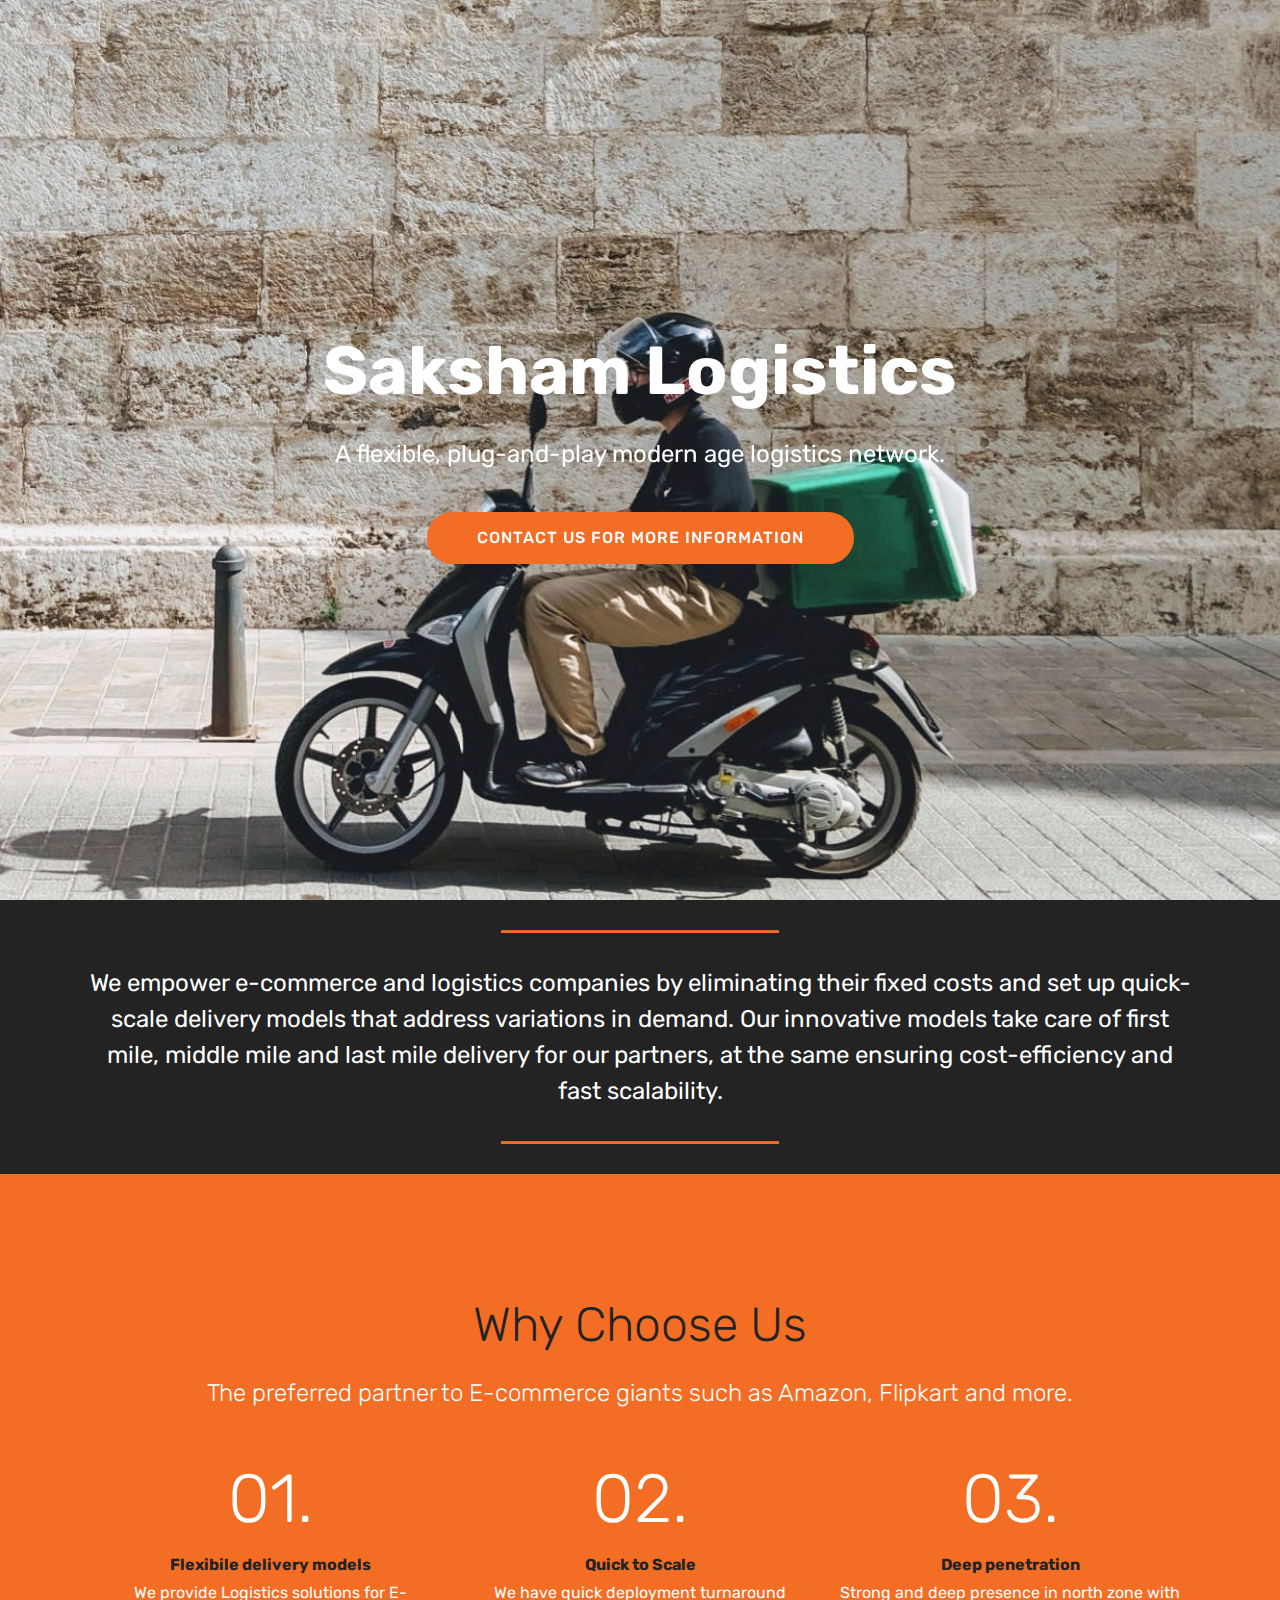
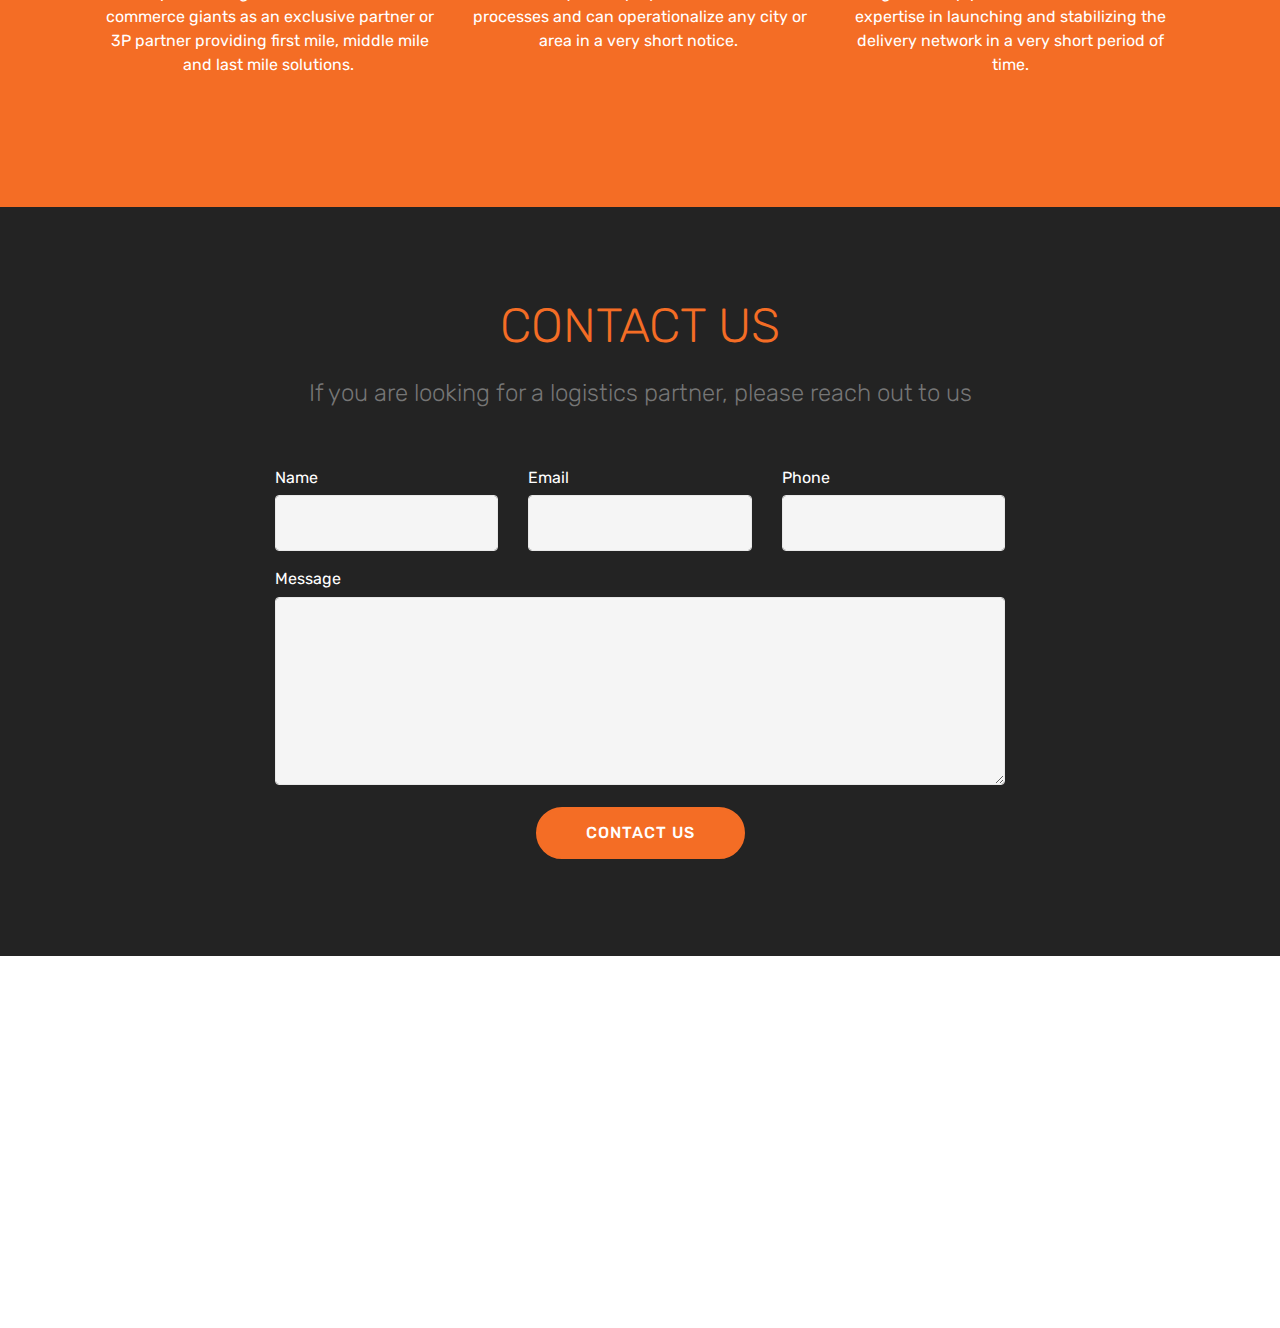
<file: index.html>
<!DOCTYPE html>
<html  >
<head>
  <!-- Site made with Mobirise Website Builder v4.12.3, https://mobirise.com -->
  <meta charset="UTF-8">
  <meta http-equiv="X-UA-Compatible" content="IE=edge">
  <meta name="generator" content="Mobirise v4.12.3, mobirise.com">
  <meta name="viewport" content="width=device-width, initial-scale=1, minimum-scale=1">
  <link rel="shortcut icon" href="assets/images/sk-favicon-128x121.png" type="image/x-icon">
  <meta name="description" content="A flexible, plug-and-play modern age logistics network. ">
  
  
  <title>Saksham Logisitics</title>
  <link rel="stylesheet" href="assets/web/assets/mobirise-icons/mobirise-icons.css">
  <link rel="stylesheet" href="assets/bootstrap/css/bootstrap.min.css">
  <link rel="stylesheet" href="assets/bootstrap/css/bootstrap-grid.min.css">
  <link rel="stylesheet" href="assets/bootstrap/css/bootstrap-reboot.min.css">
  <link rel="stylesheet" href="assets/socicon/css/styles.css">
  <link rel="stylesheet" href="assets/tether/tether.min.css">
  <link rel="stylesheet" href="assets/theme/css/style.css">
  <link rel="preload" as="style" href="assets/mobirise/css/mbr-additional.css"><link rel="stylesheet" href="assets/mobirise/css/mbr-additional.css" type="text/css">
  
  
  
</head>
<body>
  <section class="cid-qTkA127IK8 mbr-fullscreen mbr-parallax-background" id="header2-1">

    

    

    <div class="container align-center">
        <div class="row justify-content-md-center">
            <div class="mbr-white col-md-10">
                <h1 class="mbr-section-title mbr-bold pb-3 mbr-fonts-style display-1">
                    Saksham Logistics</h1>
                
                <p class="mbr-text pb-3 mbr-fonts-style display-5">
                    A flexible, plug-and-play modern age logistics network. 
                </p>
                <div class="mbr-section-btn"><a class="btn btn-md btn-secondary display-4" href="https://wa.me/+917817018717">CONTACT US FOR MORE INFORMATION</a></div>
            </div>
        </div>
    </div>
    
</section>

<section class="engine"><a href="https://mobirise.info/k">develop free website</a></section><section class="mbr-section article content9 cid-s1BW7qDGwQ" id="content9-h">
    
     

    <div class="container">
        <div class="inner-container" style="width: 100%;">
            <hr class="line" style="width: 25%;">
            <div class="section-text align-center mbr-fonts-style display-5">We empower e-commerce and logistics companies by eliminating their fixed costs and set up quick-scale delivery models that address variations in demand. Our innovative models take care of first mile, middle mile and last mile delivery for our partners, at the same ensuring cost-efficiency and fast scalability.</div>
            <hr class="line" style="width: 25%;">
        </div>
        </div>
</section>

<section class="counters6 counters cid-s1BXDtcINM" id="counters6-k">

    

    

    <div class="container pt-4 mt-2">
        <h2 class="mbr-section-title pb-3 align-center mbr-fonts-style display-2">Why Choose Us</h2>
        <h3 class="mbr-section-subtitle pb-5 align-center mbr-fonts-style display-5">The preferred partner to E-commerce giants such as Amazon, Flipkart and more.</h3>
        <div>
                <div class="cards-container">
                    <div class="card col-12 col-md-6 col-lg-4 pb-md-4">
                        <div class="panel-item align-center">
                            <div class="card-img pb-3">
                                <h3 class="img-text mbr-fonts-style display-1">01.</h3>
                            </div>
                            <div class="card-text">
                                <h4 class="mbr-content-title mbr-bold mbr-fonts-style display-7">Flexibile delivery models</h4>
                                <p class="mbr-content-text mbr-fonts-style display-7">We provide Logistics solutions for E-commerce giants as an exclusive partner or 3P partner providing first mile, middle mile and last mile solutions.&nbsp;<br></p>
                            </div>
                        </div>
                    </div>
                    <div class="card col-12 col-md-6 col-lg-4 pb-md-4">
                        <div class="panel-item align-center">
                            <div class="card-img pb-3">
                                <h3 class="img-text mbr-fonts-style display-1">02.</h3>
                            </div>
                            <div class="card-text">
                                <h4 class="mbr-content-title mbr-bold mbr-fonts-style display-7">Quick to Scale</h4>
                                <p class="mbr-content-text mbr-fonts-style display-7">We have quick deployment turnaround processes and can operationalize any city or area in a very short notice.&nbsp;<br></p>
                            </div>
                        </div>
                    </div>
                    <div class="card col-12 col-md-6 col-lg-4 last-child">
                        <div class="panel-item align-center">
                            <div class="card-img pb-3">
                                <h3 class="img-text mbr-fonts-style display-1">03.</h3>
                            </div>
                            <div class="card-text">
                                <h4 class="mbr-content-title mbr-bold mbr-fonts-style display-7">
<div><span style="color: inherit; font-size: 1rem; background-color: transparent;">Deep penetration</span><br></div></h4>
                                <p class="mbr-content-text mbr-fonts-style display-7">
                                        Strong and deep presence in north zone with expertise in launching and stabilizing the delivery network in a very short period of time.</p>
                            </div>
                        </div>
                    </div>
                    
                </div>
            </div>
    </div>
</section>

<section class="mbr-section form1 cid-s1BWC0wLfL" id="form1-j">

    

    
    <div class="container">
        <div class="row justify-content-center">
            <div class="title col-12 col-lg-8">
                <h2 class="mbr-section-title align-center pb-3 mbr-fonts-style display-2">
                    CONTACT US</h2>
                <h3 class="mbr-section-subtitle align-center mbr-light pb-3 mbr-fonts-style display-5">If you are looking for a logistics partner, please reach out to us</h3>
            </div>
        </div>
    </div>
    <div class="container">
        <div class="row justify-content-center">
            <div class="media-container-column col-lg-8" data-form-type="formoid">
                <!---Formbuilder Form--->
                <form action="https://mobirise.com/" method="POST" class="mbr-form form-with-styler" data-form-title="Mobirise Form"><input type="hidden" name="email" data-form-email="true" value="sjRHFyR+RljCgwzmaOXd7oMCEOrpQm6JyVbw5TBKpim0Na4qoLaV+Aeeu3mDarh6xDQ27/LNXbYbyYwK6ukViL0zQ26EFjCOWJ+LWq5V3Ury+7ZAUdPaDVhnEjRcP25U">
                    <div class="row">
                        <div hidden="hidden" data-form-alert="" class="alert alert-success col-12">Thanks for reaching out to us, we will get back to you shortly.</div>
                        <div hidden="hidden" data-form-alert-danger="" class="alert alert-danger col-12">
                        </div>
                    </div>
                    <div class="dragArea row">
                        <div class="col-md-4  form-group" data-for="name">
                            <label for="name-form1-j" class="form-control-label mbr-fonts-style display-7">Name</label>
                            <input type="text" name="name" data-form-field="Name" required="required" class="form-control display-7" id="name-form1-j">
                        </div>
                        <div class="col-md-4  form-group" data-for="email">
                            <label for="email-form1-j" class="form-control-label mbr-fonts-style display-7">Email</label>
                            <input type="email" name="email" data-form-field="Email" required="required" class="form-control display-7" id="email-form1-j">
                        </div>
                        <div data-for="phone" class="col-md-4  form-group">
                            <label for="phone-form1-j" class="form-control-label mbr-fonts-style display-7">Phone</label>
                            <input type="tel" name="phone" data-form-field="Phone" class="form-control display-7" id="phone-form1-j">
                        </div>
                        <div data-for="message" class="col-md-12 form-group">
                            <label for="message-form1-j" class="form-control-label mbr-fonts-style display-7">Message</label>
                            <textarea name="message" data-form-field="Message" class="form-control display-7" id="message-form1-j"></textarea>
                        </div>
                        <div class="col-md-12 input-group-btn align-center"><button type="submit" class="btn btn-form btn-secondary display-4">CONTACT US</button></div>
                    </div>
                </form><!---Formbuilder Form--->
            </div>
        </div>
    </div>
</section>

<section class="cid-qTkAaeaxX5 mbr-reveal" id="footer1-2">

    

    

    <div class="container">
        <div class="media-container-row content text-white">
            <div class="col-12 col-md-3">
                <div class="media-wrap">
                    
                        <img src="assets/images/saksham-logisitics-logo-white-192x62.png" alt="saksham logistics" title="saksham logistics">
                    
                </div>
            </div>
            <div class="col-12 col-md-3 mbr-fonts-style display-7">
                <h5 class="pb-3">Corporate Offices</h5>
                <p class="mbr-text">&nbsp; &nbsp; &nbsp; &nbsp; &nbsp; &nbsp; &nbsp; &nbsp; &nbsp; Delhi &nbsp; &nbsp; &nbsp; &nbsp; &nbsp; &nbsp; &nbsp; &nbsp; &nbsp; &nbsp;<br>Dehradun<br>Pune<br>Bangalore</p>
            </div>
            <div class="col-12 col-md-3 mbr-fonts-style display-7">
                <h5 class="pb-3">
                    Contacts
                </h5>
                <p class="mbr-text">
                    Email: hello@sakshamhub.com&nbsp;<br>Phone: +91 78170 18717                    <br><br></p>
            </div>
            <div class="col-12 col-md-3 mbr-fonts-style display-7">
                <h5 class="pb-3"></h5>
                <p class="mbr-text"></p>
            </div>
        </div>
        <div class="footer-lower">
            <div class="media-container-row">
                <div class="col-sm-12">
                    <hr>
                </div>
            </div>
            <div class="media-container-row mbr-white">
                <div class="col-sm-6 copyright">
                    <p class="mbr-text mbr-fonts-style display-7">
                        © Copyright 2020 - Saksham Logistics - All Rights Reserved
                    </p>
                </div>
                <div class="col-md-6">
                    
                </div>
            </div>
        </div>
    </div>
</section>


  <script src="assets/web/assets/jquery/jquery.min.js"></script>
  <script src="assets/popper/popper.min.js"></script>
  <script src="assets/bootstrap/js/bootstrap.min.js"></script>
  <script src="assets/smoothscroll/smooth-scroll.js"></script>
  <script src="assets/parallax/jarallax.min.js"></script>
  <script src="assets/viewportchecker/jquery.viewportchecker.js"></script>
  <script src="assets/tether/tether.min.js"></script>
  <script src="assets/theme/js/script.js"></script>
  <script src="assets/formoid/formoid.min.js"></script>
  
  
</body>
</html>
</file>
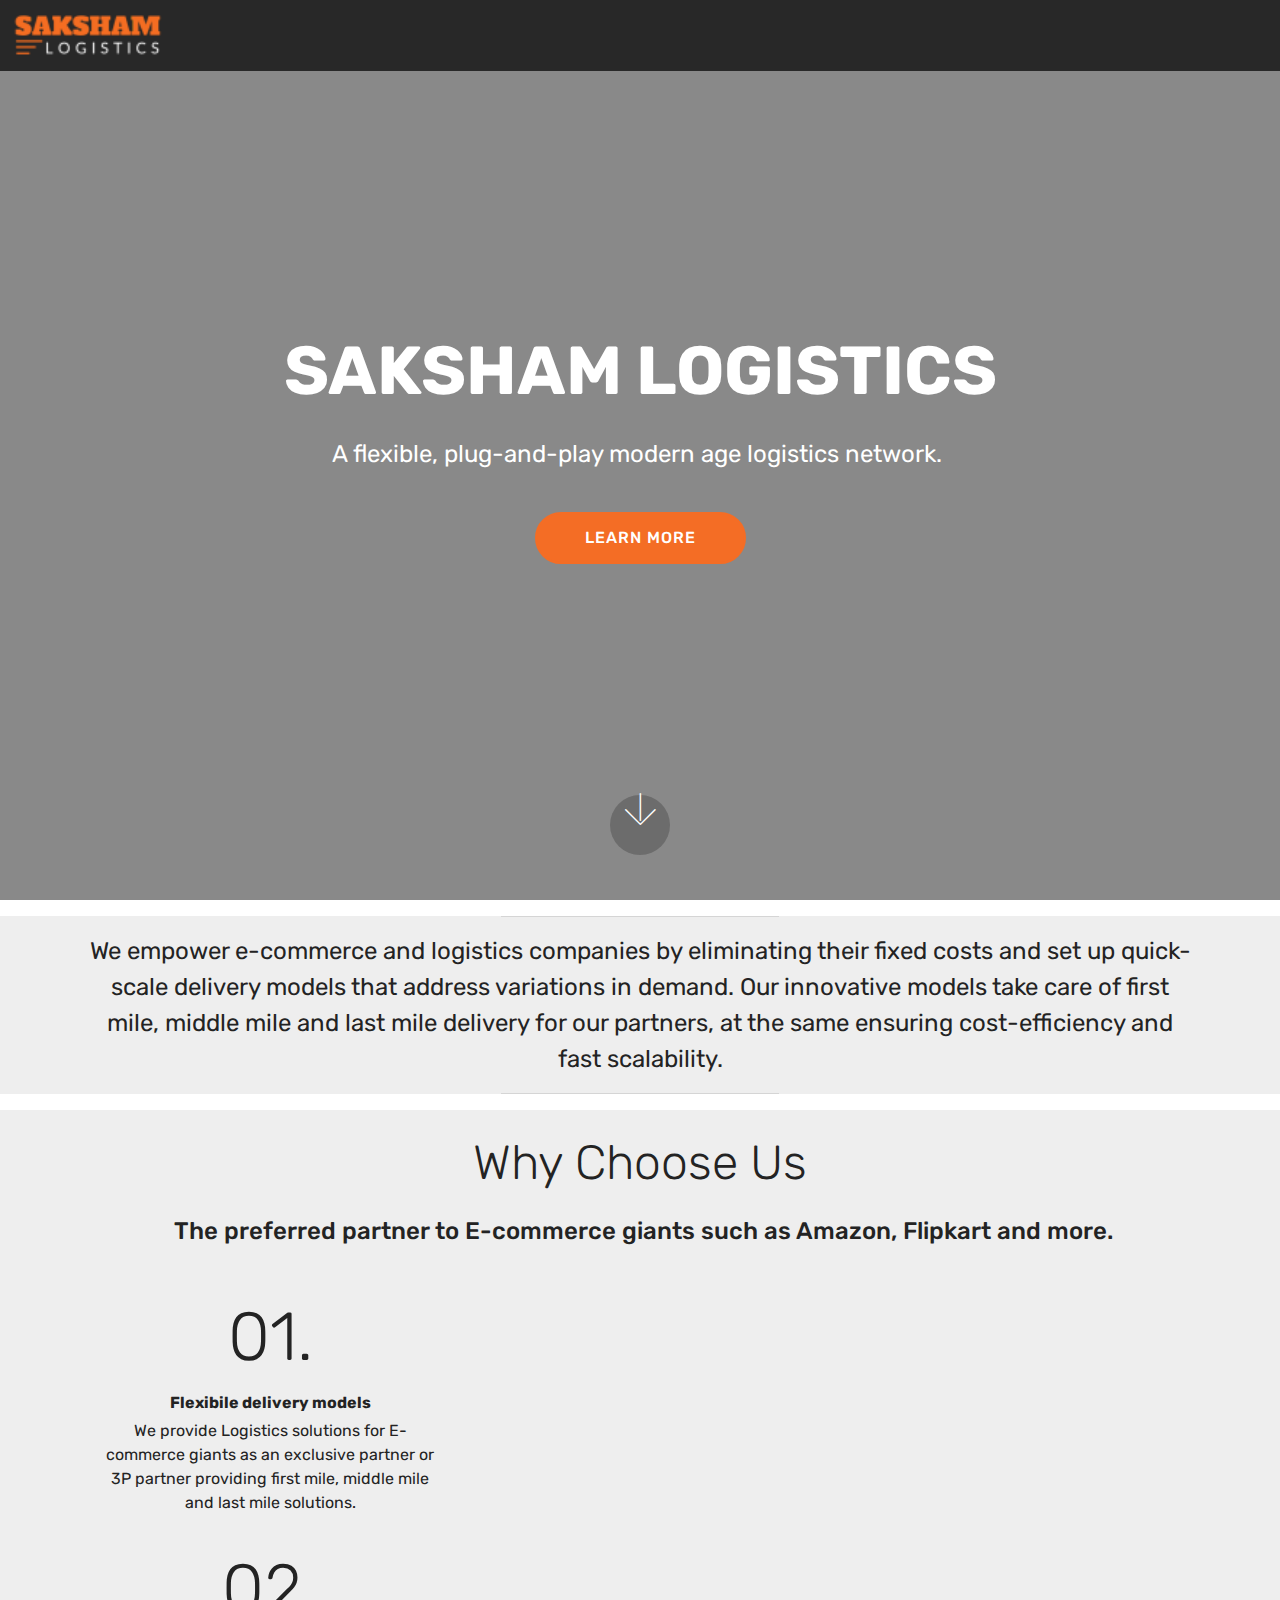
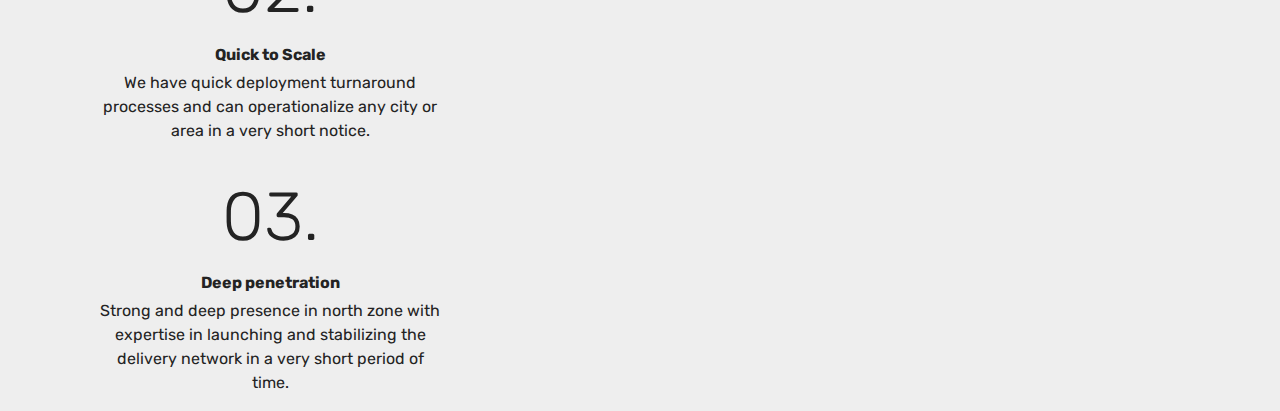
<file: html.html>
<!DOCTYPE html>
<html  >
<head>
  <!-- Site made with Mobirise Website Builder v4.12.3, https://mobirise.com -->
  <meta charset="UTF-8">
  <meta http-equiv="X-UA-Compatible" content="IE=edge">
  <meta name="generator" content="Mobirise v4.12.3, mobirise.com">
  <meta name="viewport" content="width=device-width, initial-scale=1, minimum-scale=1">
  <link rel="shortcut icon" href="assets/images/logo4.png" type="image/x-icon">
  <meta name="description" content="A flexible, plug-and-play modern age logistics network. ">
  
  
  <title>Saksham Logistics</title>
  <link rel="stylesheet" href="assets/web/assets/mobirise-icons/mobirise-icons.css">
  <link rel="stylesheet" href="assets/bootstrap/css/bootstrap.min.css">
  <link rel="stylesheet" href="assets/bootstrap/css/bootstrap-grid.min.css">
  <link rel="stylesheet" href="assets/bootstrap/css/bootstrap-reboot.min.css">
  <link rel="stylesheet" href="assets/tether/tether.min.css">
  <link rel="stylesheet" href="assets/dropdown/css/style.css">
  <link rel="stylesheet" href="assets/theme/css/style.css">
  <link rel="preload" as="style" href="assets/mobirise/css/mbr-additional.css"><link rel="stylesheet" href="assets/mobirise/css/mbr-additional.css" type="text/css">
  
  
  
</head>
<body>
  <section class="menu cid-qTkzRZLJNu" once="menu" id="menu1-3">

    

    <nav class="navbar navbar-expand beta-menu navbar-dropdown align-items-center navbar-fixed-top navbar-toggleable-sm">
        <button class="navbar-toggler navbar-toggler-right" type="button" data-toggle="collapse" data-target="#navbarSupportedContent" aria-controls="navbarSupportedContent" aria-expanded="false" aria-label="Toggle navigation">
            <div class="hamburger">
                <span></span>
                <span></span>
                <span></span>
                <span></span>
            </div>
        </button>
        <div class="menu-logo">
            <div class="navbar-brand">
                <span class="navbar-logo">
                    
                         <img src="assets/images/saksham-logistics-logo-122x42.png" alt="Mobirise" title="" style="height: 3.8rem;">
                    
                </span>
                
            </div>
        </div>
        <div class="collapse navbar-collapse" id="navbarSupportedContent">
            
            
        </div>
    </nav>
</section>

<section class="engine"><a href="https://mobirise.info/r">bootstrap templates</a></section><section class="cid-s1uWC4c7N5 mbr-fullscreen mbr-parallax-background" id="header2-4">

    

    <div class="mbr-overlay" style="opacity: 0.5; background-color: rgb(35, 35, 35);"></div>

    <div class="container align-center">
        <div class="row justify-content-md-center">
            <div class="mbr-white col-md-10">
                <h1 class="mbr-section-title mbr-bold pb-3 mbr-fonts-style display-1">SAKSHAM LOGISTICS</h1>
                
                <p class="mbr-text pb-3 mbr-fonts-style display-5">A flexible, plug-and-play modern age logistics network.&nbsp;</p>
                <div class="mbr-section-btn"><a class="btn btn-md btn-secondary display-4" href="https://wa.me/+917817018717">LEARN MORE</a></div>
            </div>
        </div>
    </div>
    <div class="mbr-arrow hidden-sm-down" aria-hidden="true">
        <a href="#next">
            <i class="mbri-down mbr-iconfont"></i>
        </a>
    </div>
</section>

<section class="mbr-section article content9 cid-s1v1WTwugk" id="content9-8">
    
     

    <div class="container">
        <div class="inner-container" style="width: 100%;">
            <hr class="line" style="width: 25%;">
            <div class="section-text align-center mbr-fonts-style display-5">We empower e-commerce and logistics companies by eliminating their fixed costs and set up quick-scale delivery models that address variations in demand. Our innovative models take care of first mile, middle mile and last mile delivery for our partners, at the same ensuring cost-efficiency and fast scalability.</div>
            <hr class="line" style="width: 25%;">
        </div>
        </div>
</section>

<section class="counters6 counters cid-s1v1jtjdnV" id="counters6-6">

    

    

    <div class="container pt-4 mt-2">
        <h2 class="mbr-section-title pb-3 align-center mbr-fonts-style display-2">Why Choose Us</h2>
        <h3 class="mbr-section-subtitle pb-5 align-center mbr-fonts-style display-5">&nbsp;The preferred partner to E-commerce giants such as Amazon, Flipkart and more.</h3>
        <div>
                <div class="cards-container">
                    <div class="card col-12 col-md-6 col-lg-4 pb-md-4">
                        <div class="panel-item align-center">
                            <div class="card-img pb-3">
                                <h3 class="img-text mbr-fonts-style display-1">01.</h3>
                            </div>
                            <div class="card-text">
                                <h4 class="mbr-content-title mbr-bold mbr-fonts-style display-7">Flexibile delivery models</h4>
                                <p class="mbr-content-text mbr-fonts-style display-7">We provide Logistics solutions for E-commerce giants as an exclusive  partner or 3P partner providing first mile, middle mile and last mile solutions.</p>
                            </div>
                        </div>
                    </div>
                    <div class="card col-12 col-md-6 col-lg-4 pb-md-4">
                        <div class="panel-item align-center">
                            <div class="card-img pb-3">
                                <h3 class="img-text mbr-fonts-style display-1">02.</h3>
                            </div>
                            <div class="card-text">
                                <h4 class="mbr-content-title mbr-bold mbr-fonts-style display-7">Quick to Scale</h4>
                                <p class="mbr-content-text mbr-fonts-style display-7">
                                    We have quick deployment turnaround processes and can operationalize any city or area in a very short notice.</p>
                            </div>
                        </div>
                    </div>
                    <div class="card col-12 col-md-6 col-lg-4 last-child">
                        <div class="panel-item align-center">
                            <div class="card-img pb-3">
                                <h3 class="img-text mbr-fonts-style display-1">03.</h3>
                            </div>
                            <div class="card-text">
                                <h4 class="mbr-content-title mbr-bold mbr-fonts-style display-7">Deep penetration</h4>
                                <p class="mbr-content-text mbr-fonts-style display-7">
                                        Strong and deep presence in north zone&nbsp;with expertise in launching and stabilizing the delivery network in a very short period of  time.</p>
                            </div>
                        </div>
                    </div>
                    
                </div>
            </div>
    </div>
</section>


  <script src="assets/web/assets/jquery/jquery.min.js"></script>
  <script src="assets/popper/popper.min.js"></script>
  <script src="assets/bootstrap/js/bootstrap.min.js"></script>
  <script src="assets/tether/tether.min.js"></script>
  <script src="assets/dropdown/js/nav-dropdown.js"></script>
  <script src="assets/dropdown/js/navbar-dropdown.js"></script>
  <script src="assets/touchswipe/jquery.touch-swipe.min.js"></script>
  <script src="assets/parallax/jarallax.min.js"></script>
  <script src="assets/viewportchecker/jquery.viewportchecker.js"></script>
  <script src="assets/smoothscroll/smooth-scroll.js"></script>
  <script src="assets/theme/js/script.js"></script>
  
  
</body>
</html>
</file>
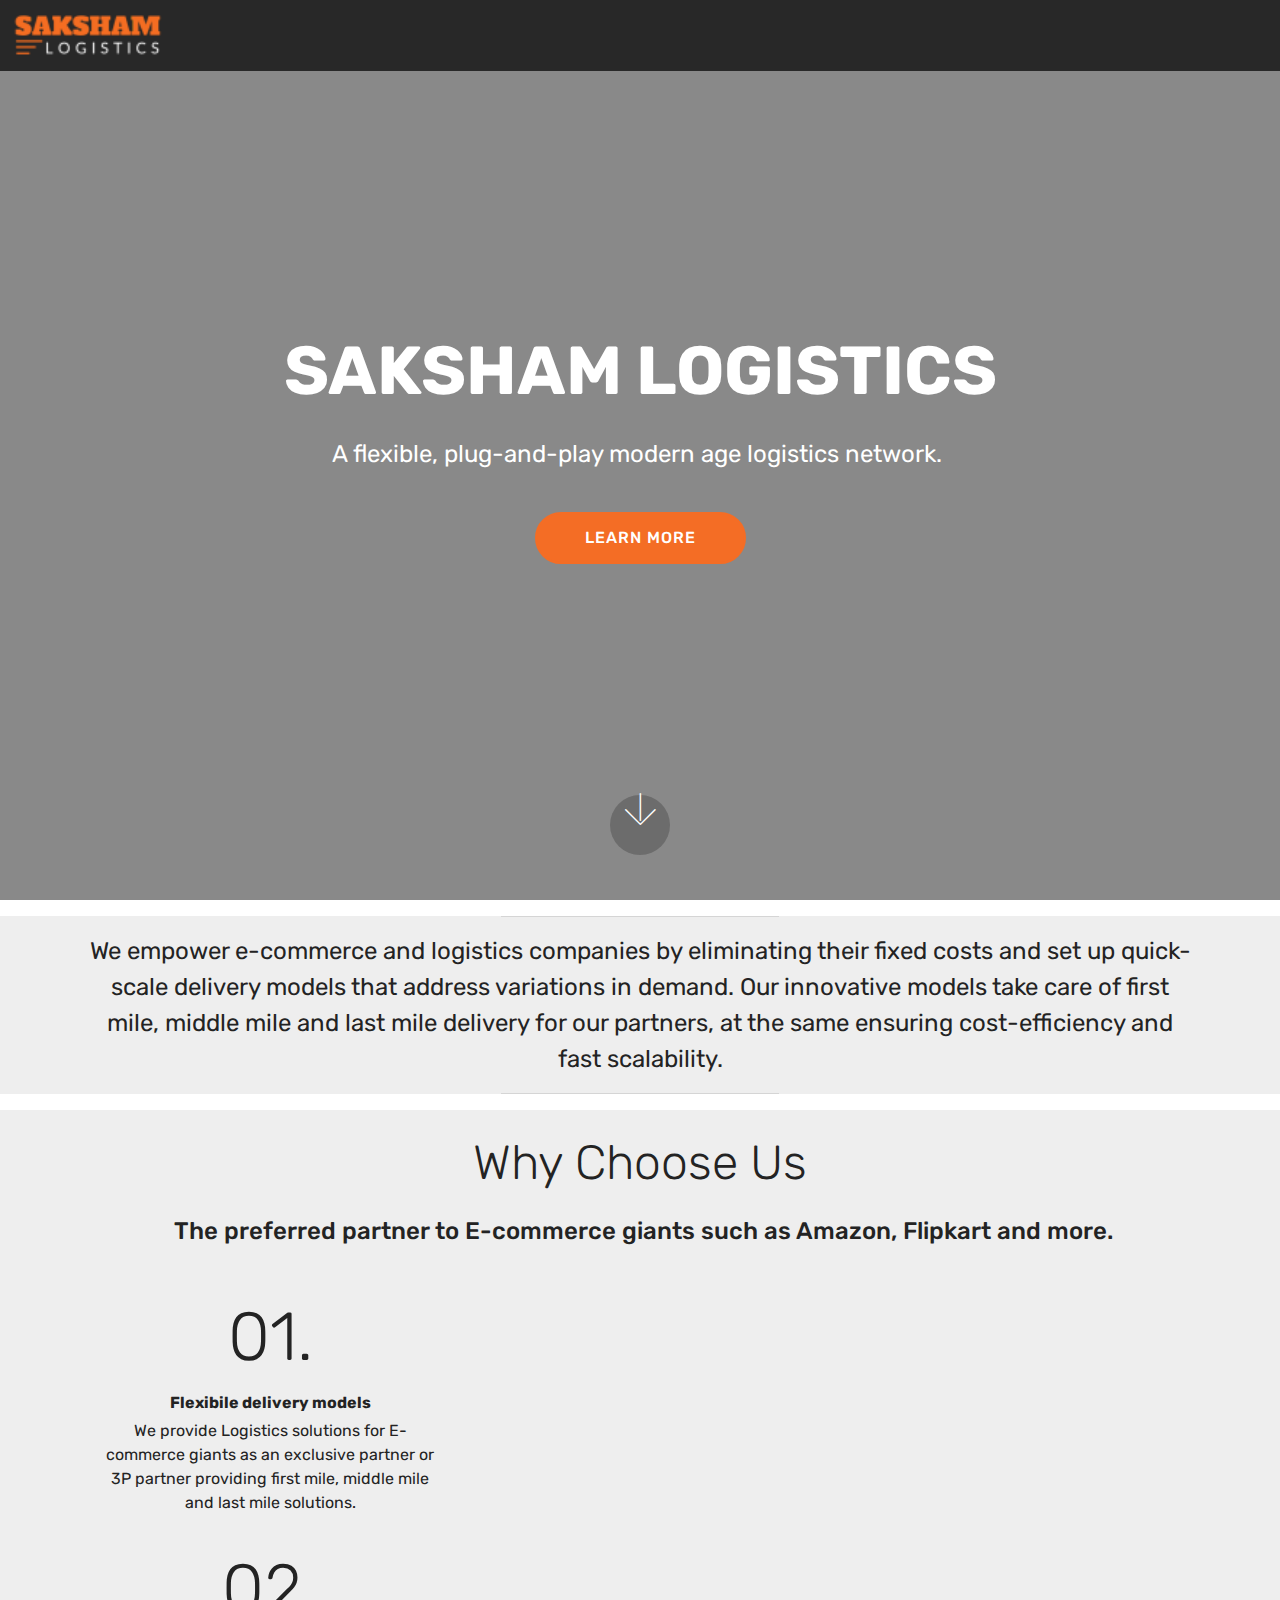
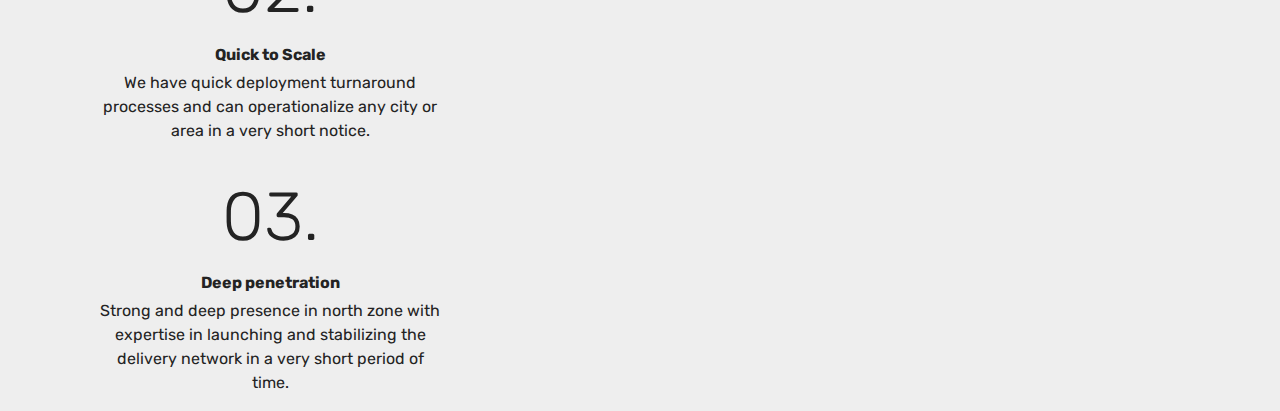
<file: page1.html>
<!DOCTYPE html>
<html  >
<head>
  <!-- Site made with Mobirise Website Builder v4.12.3, https://mobirise.com -->
  <meta charset="UTF-8">
  <meta http-equiv="X-UA-Compatible" content="IE=edge">
  <meta name="generator" content="Mobirise v4.12.3, mobirise.com">
  <meta name="viewport" content="width=device-width, initial-scale=1, minimum-scale=1">
  <link rel="shortcut icon" href="assets/images/logo4.png" type="image/x-icon">
  <meta name="description" content="Website Builder Description">
  
  
  <title>Page 1</title>
  <link rel="stylesheet" href="assets/web/assets/mobirise-icons/mobirise-icons.css">
  <link rel="stylesheet" href="assets/bootstrap/css/bootstrap.min.css">
  <link rel="stylesheet" href="assets/bootstrap/css/bootstrap-grid.min.css">
  <link rel="stylesheet" href="assets/bootstrap/css/bootstrap-reboot.min.css">
  <link rel="stylesheet" href="assets/tether/tether.min.css">
  <link rel="stylesheet" href="assets/dropdown/css/style.css">
  <link rel="stylesheet" href="assets/theme/css/style.css">
  <link rel="preload" as="style" href="assets/mobirise/css/mbr-additional.css"><link rel="stylesheet" href="assets/mobirise/css/mbr-additional.css" type="text/css">
  
  
  
</head>
<body>
  <section class="menu cid-qTkzRZLJNu" once="menu" id="menu1-3">

    

    <nav class="navbar navbar-expand beta-menu navbar-dropdown align-items-center navbar-fixed-top navbar-toggleable-sm">
        <button class="navbar-toggler navbar-toggler-right" type="button" data-toggle="collapse" data-target="#navbarSupportedContent" aria-controls="navbarSupportedContent" aria-expanded="false" aria-label="Toggle navigation">
            <div class="hamburger">
                <span></span>
                <span></span>
                <span></span>
                <span></span>
            </div>
        </button>
        <div class="menu-logo">
            <div class="navbar-brand">
                <span class="navbar-logo">
                    
                         <img src="assets/images/saksham-logistics-logo-122x42.png" alt="Mobirise" title="" style="height: 3.8rem;">
                    
                </span>
                
            </div>
        </div>
        <div class="collapse navbar-collapse" id="navbarSupportedContent">
            
            
        </div>
    </nav>
</section>

<section class="engine"><a href="https://mobirise.info/q">free responsive web templates</a></section><section class="cid-s1uWC4c7N5 mbr-fullscreen mbr-parallax-background" id="header2-4">

    

    <div class="mbr-overlay" style="opacity: 0.5; background-color: rgb(35, 35, 35);"></div>

    <div class="container align-center">
        <div class="row justify-content-md-center">
            <div class="mbr-white col-md-10">
                <h1 class="mbr-section-title mbr-bold pb-3 mbr-fonts-style display-1">SAKSHAM LOGISTICS</h1>
                
                <p class="mbr-text pb-3 mbr-fonts-style display-5">A flexible, plug-and-play modern age logistics network.&nbsp;</p>
                <div class="mbr-section-btn"><a class="btn btn-md btn-secondary display-4" href="https://wa.me/+917817018717">LEARN MORE</a></div>
            </div>
        </div>
    </div>
    <div class="mbr-arrow hidden-sm-down" aria-hidden="true">
        <a href="#next">
            <i class="mbri-down mbr-iconfont"></i>
        </a>
    </div>
</section>

<section class="mbr-section article content9 cid-s1v1WTwugk" id="content9-8">
    
     

    <div class="container">
        <div class="inner-container" style="width: 100%;">
            <hr class="line" style="width: 25%;">
            <div class="section-text align-center mbr-fonts-style display-5">We empower e-commerce and logistics companies by eliminating their fixed costs and set up quick-scale delivery models that address variations in demand. Our innovative models take care of first mile, middle mile and last mile delivery for our partners, at the same ensuring cost-efficiency and fast scalability.</div>
            <hr class="line" style="width: 25%;">
        </div>
        </div>
</section>

<section class="counters6 counters cid-s1v1jtjdnV" id="counters6-6">

    

    

    <div class="container pt-4 mt-2">
        <h2 class="mbr-section-title pb-3 align-center mbr-fonts-style display-2">Why Choose Us</h2>
        <h3 class="mbr-section-subtitle pb-5 align-center mbr-fonts-style display-5">&nbsp;The preferred partner to E-commerce giants such as Amazon, Flipkart and more.</h3>
        <div>
                <div class="cards-container">
                    <div class="card col-12 col-md-6 col-lg-4 pb-md-4">
                        <div class="panel-item align-center">
                            <div class="card-img pb-3">
                                <h3 class="img-text mbr-fonts-style display-1">01.</h3>
                            </div>
                            <div class="card-text">
                                <h4 class="mbr-content-title mbr-bold mbr-fonts-style display-7">Flexibile delivery models</h4>
                                <p class="mbr-content-text mbr-fonts-style display-7">We provide Logistics solutions for E-commerce giants as an exclusive  partner or 3P partner providing first mile, middle mile and last mile solutions.</p>
                            </div>
                        </div>
                    </div>
                    <div class="card col-12 col-md-6 col-lg-4 pb-md-4">
                        <div class="panel-item align-center">
                            <div class="card-img pb-3">
                                <h3 class="img-text mbr-fonts-style display-1">02.</h3>
                            </div>
                            <div class="card-text">
                                <h4 class="mbr-content-title mbr-bold mbr-fonts-style display-7">Quick to Scale</h4>
                                <p class="mbr-content-text mbr-fonts-style display-7">
                                    We have quick deployment turnaround processes and can operationalize any city or area in a very short notice.</p>
                            </div>
                        </div>
                    </div>
                    <div class="card col-12 col-md-6 col-lg-4 last-child">
                        <div class="panel-item align-center">
                            <div class="card-img pb-3">
                                <h3 class="img-text mbr-fonts-style display-1">03.</h3>
                            </div>
                            <div class="card-text">
                                <h4 class="mbr-content-title mbr-bold mbr-fonts-style display-7">Deep penetration</h4>
                                <p class="mbr-content-text mbr-fonts-style display-7">
                                        Strong and deep presence in north zone&nbsp;with expertise in launching and stabilizing the delivery network in a very short period of  time.</p>
                            </div>
                        </div>
                    </div>
                    
                </div>
            </div>
    </div>
</section>


  <script src="assets/web/assets/jquery/jquery.min.js"></script>
  <script src="assets/popper/popper.min.js"></script>
  <script src="assets/bootstrap/js/bootstrap.min.js"></script>
  <script src="assets/tether/tether.min.js"></script>
  <script src="assets/dropdown/js/nav-dropdown.js"></script>
  <script src="assets/dropdown/js/navbar-dropdown.js"></script>
  <script src="assets/touchswipe/jquery.touch-swipe.min.js"></script>
  <script src="assets/parallax/jarallax.min.js"></script>
  <script src="assets/viewportchecker/jquery.viewportchecker.js"></script>
  <script src="assets/smoothscroll/smooth-scroll.js"></script>
  <script src="assets/theme/js/script.js"></script>
  
  
</body>
</html>
</file>
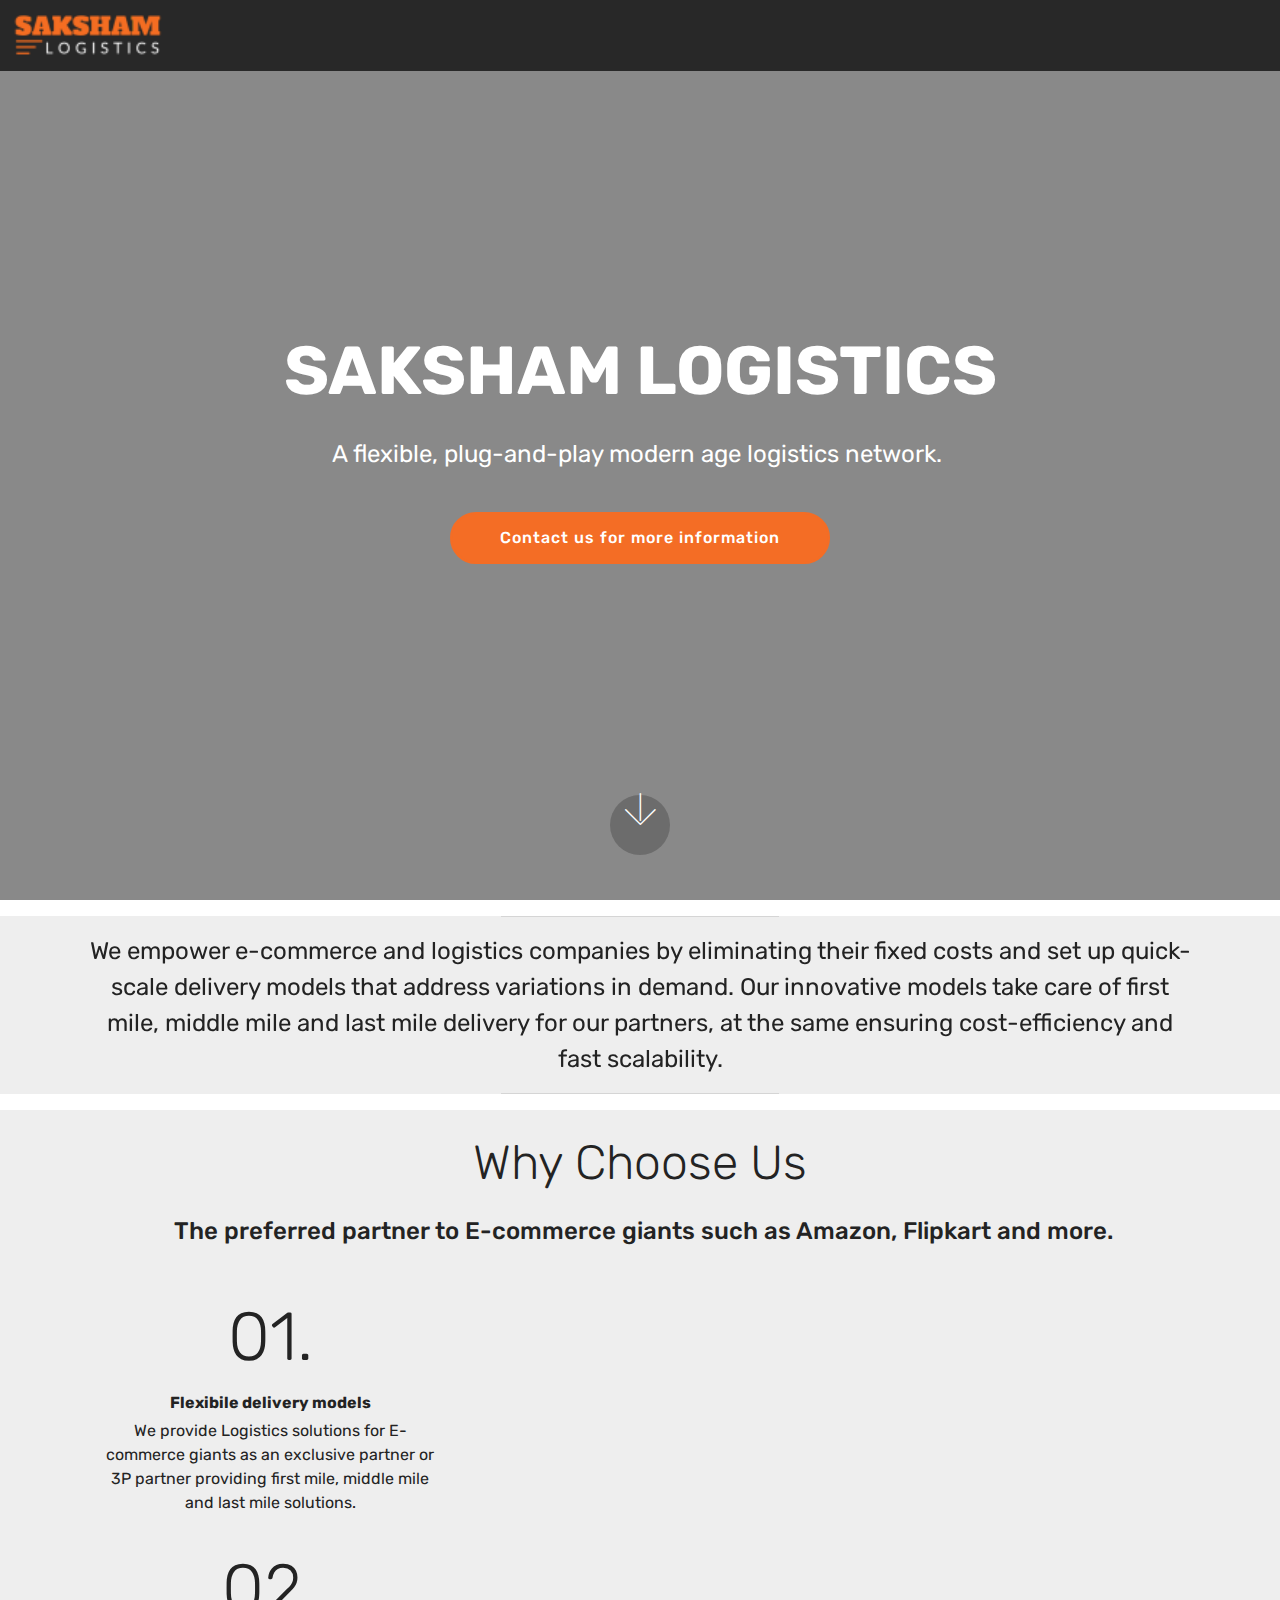
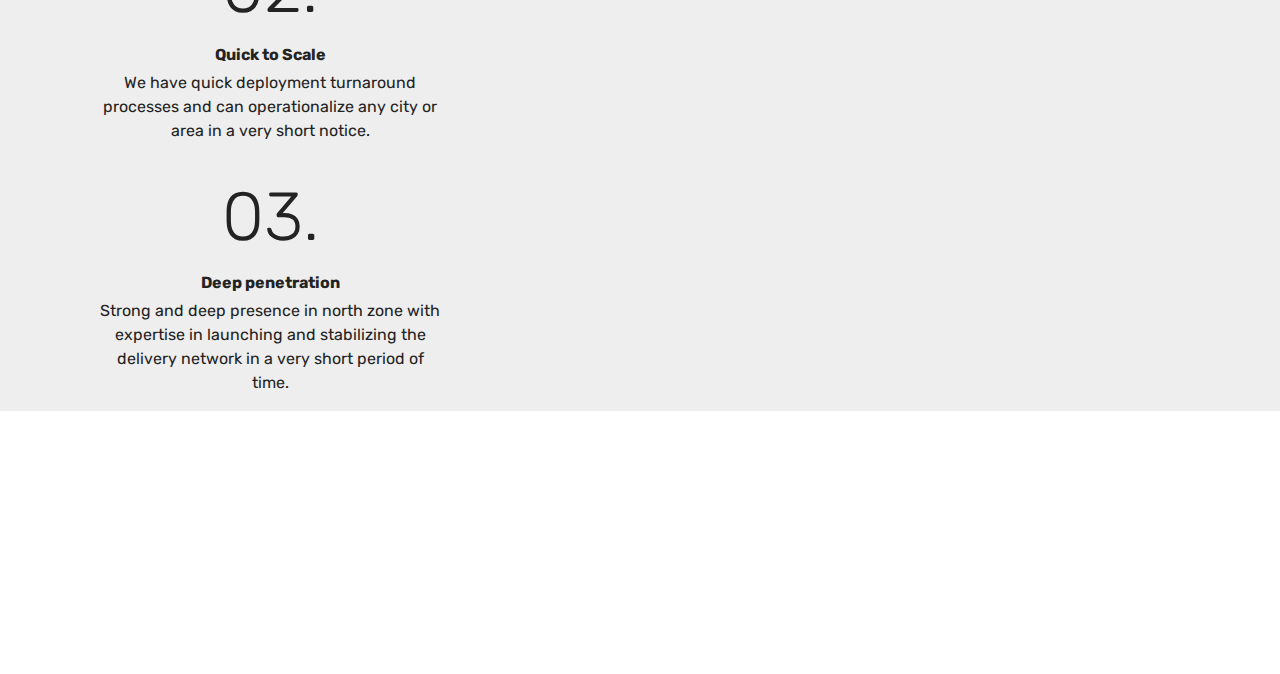
<file: sakshamlogistics.html>
<!DOCTYPE html>
<html  >
<head>
  <!-- Site made with Mobirise Website Builder v4.12.3, https://mobirise.com -->
  <meta charset="UTF-8">
  <meta http-equiv="X-UA-Compatible" content="IE=edge">
  <meta name="generator" content="Mobirise v4.12.3, mobirise.com">
  <meta name="viewport" content="width=device-width, initial-scale=1, minimum-scale=1">
  <link rel="shortcut icon" href="assets/images/sk-favicon-128x121.png" type="image/x-icon">
  <meta name="description" content="A flexible, plug-and-play modern age logistics network. ">
  
  
  <title>Saksham Logistics</title>
  <link rel="stylesheet" href="assets/web/assets/mobirise-icons/mobirise-icons.css">
  <link rel="stylesheet" href="assets/bootstrap/css/bootstrap.min.css">
  <link rel="stylesheet" href="assets/bootstrap/css/bootstrap-grid.min.css">
  <link rel="stylesheet" href="assets/bootstrap/css/bootstrap-reboot.min.css">
  <link rel="stylesheet" href="assets/socicon/css/styles.css">
  <link rel="stylesheet" href="assets/tether/tether.min.css">
  <link rel="stylesheet" href="assets/dropdown/css/style.css">
  <link rel="stylesheet" href="assets/theme/css/style.css">
  <link rel="preload" as="style" href="assets/mobirise/css/mbr-additional.css"><link rel="stylesheet" href="assets/mobirise/css/mbr-additional.css" type="text/css">
  
  
  
</head>
<body>
  <section class="menu cid-qTkzRZLJNu" once="menu" id="menu1-3">

    

    <nav class="navbar navbar-expand beta-menu navbar-dropdown align-items-center navbar-fixed-top navbar-toggleable-sm">
        <button class="navbar-toggler navbar-toggler-right" type="button" data-toggle="collapse" data-target="#navbarSupportedContent" aria-controls="navbarSupportedContent" aria-expanded="false" aria-label="Toggle navigation">
            <div class="hamburger">
                <span></span>
                <span></span>
                <span></span>
                <span></span>
            </div>
        </button>
        <div class="menu-logo">
            <div class="navbar-brand">
                <span class="navbar-logo">
                    
                         <img src="assets/images/saksham-logistics-logo-122x42.png" alt="saksham logisitics" title="saksham logisitics" style="height: 3.8rem;">
                    
                </span>
                
            </div>
        </div>
        <div class="collapse navbar-collapse" id="navbarSupportedContent">
            
            
        </div>
    </nav>
</section>

<section class="engine"><a href="https://mobirise.info">Mobirise</a></section><section class="cid-s1uWC4c7N5 mbr-fullscreen mbr-parallax-background" id="header2-4">

    

    <div class="mbr-overlay" style="opacity: 0.5; background-color: rgb(35, 35, 35);"></div>

    <div class="container align-center">
        <div class="row justify-content-md-center">
            <div class="mbr-white col-md-10">
                <h1 class="mbr-section-title mbr-bold pb-3 mbr-fonts-style display-1">SAKSHAM LOGISTICS</h1>
                
                <p class="mbr-text pb-3 mbr-fonts-style display-5">A flexible, plug-and-play modern age logistics network.&nbsp;</p>
                <div class="mbr-section-btn"><a class="btn btn-md btn-secondary display-4" href="https://wa.me/+917817018717">Contact us for more information</a></div>
            </div>
        </div>
    </div>
    <div class="mbr-arrow hidden-sm-down" aria-hidden="true">
        <a href="#next">
            <i class="mbri-down mbr-iconfont"></i>
        </a>
    </div>
</section>

<section class="mbr-section article content9 cid-s1v1WTwugk" id="content9-8">
    
     

    <div class="container">
        <div class="inner-container" style="width: 100%;">
            <hr class="line" style="width: 25%;">
            <div class="section-text align-center mbr-fonts-style display-5">We empower e-commerce and logistics companies by eliminating their fixed costs and set up quick-scale delivery models that address variations in demand. Our innovative models take care of first mile, middle mile and last mile delivery for our partners, at the same ensuring cost-efficiency and fast scalability.</div>
            <hr class="line" style="width: 25%;">
        </div>
        </div>
</section>

<section class="counters6 counters cid-s1v1jtjdnV" id="counters6-6">

    

    

    <div class="container pt-4 mt-2">
        <h2 class="mbr-section-title pb-3 align-center mbr-fonts-style display-2">Why Choose Us</h2>
        <h3 class="mbr-section-subtitle pb-5 align-center mbr-fonts-style display-5">&nbsp;The preferred partner to E-commerce giants such as Amazon, Flipkart and more.</h3>
        <div>
                <div class="cards-container">
                    <div class="card col-12 col-md-6 col-lg-4 pb-md-4">
                        <div class="panel-item align-center">
                            <div class="card-img pb-3">
                                <h3 class="img-text mbr-fonts-style display-1">01.</h3>
                            </div>
                            <div class="card-text">
                                <h4 class="mbr-content-title mbr-bold mbr-fonts-style display-7">Flexibile delivery models</h4>
                                <p class="mbr-content-text mbr-fonts-style display-7">We provide Logistics solutions for E-commerce giants as an exclusive  partner or 3P partner providing first mile, middle mile and last mile solutions.</p>
                            </div>
                        </div>
                    </div>
                    <div class="card col-12 col-md-6 col-lg-4 pb-md-4">
                        <div class="panel-item align-center">
                            <div class="card-img pb-3">
                                <h3 class="img-text mbr-fonts-style display-1">02.</h3>
                            </div>
                            <div class="card-text">
                                <h4 class="mbr-content-title mbr-bold mbr-fonts-style display-7">Quick to Scale</h4>
                                <p class="mbr-content-text mbr-fonts-style display-7">
                                    We have quick deployment turnaround processes and can operationalize any city or area in a very short notice.</p>
                            </div>
                        </div>
                    </div>
                    <div class="card col-12 col-md-6 col-lg-4 last-child">
                        <div class="panel-item align-center">
                            <div class="card-img pb-3">
                                <h3 class="img-text mbr-fonts-style display-1">03.</h3>
                            </div>
                            <div class="card-text">
                                <h4 class="mbr-content-title mbr-bold mbr-fonts-style display-7">Deep penetration</h4>
                                <p class="mbr-content-text mbr-fonts-style display-7">
                                        Strong and deep presence in north zone&nbsp;with expertise in launching and stabilizing the delivery network in a very short period of  time.</p>
                            </div>
                        </div>
                    </div>
                    
                </div>
            </div>
    </div>
</section>

<section class="cid-s1Bh9RVJuW mbr-reveal" id="footer1-9">

    

    

    <div class="container">
        <div class="media-container-row content text-white">
            <div class="col-12 col-md-3">
                <div class="media-wrap">
                    
                        <img src="assets/images/saksham-logisitics-logo-white-192x62.png" alt="saksham logistics" title="saksham logistics">
                    
                </div>
            </div>
            <div class="col-12 col-md-3 mbr-fonts-style display-7">
                <h5 class="pb-3"></h5>
                <p class="mbr-text"></p>
            </div>
            <div class="col-12 col-md-3 mbr-fonts-style display-7">
                <h5 class="pb-3">
                    Contacts
                </h5>
                <p class="mbr-text">
                    Email:&nbsp;<br>hello@sakshamhub.com<br>sales@sakshamhub.com<br>Phone: +91&nbsp;+91 78170 18717<br><br></p>
            </div>
            <div class="col-12 col-md-3 mbr-fonts-style display-7">
                <h5 class="pb-3">Corporate Offices</h5>
                <p class="mbr-text">Delhi
<br>Dehradun
<br>Pune
<br>Bangalore</p>
            </div>
        </div>
        <div class="footer-lower">
            <div class="media-container-row">
                <div class="col-sm-12">
                    <hr>
                </div>
            </div>
            <div class="media-container-row mbr-white">
                <div class="col-sm-6 copyright">
                    <p class="mbr-text mbr-fonts-style display-7">
                        © Copyright 2020 Saksham Logisitics- All Rights Reserved
                    </p>
                </div>
                <div class="col-md-6">
                    
                </div>
            </div>
        </div>
    </div>
</section>


  <script src="assets/web/assets/jquery/jquery.min.js"></script>
  <script src="assets/popper/popper.min.js"></script>
  <script src="assets/bootstrap/js/bootstrap.min.js"></script>
  <script src="assets/smoothscroll/smooth-scroll.js"></script>
  <script src="assets/tether/tether.min.js"></script>
  <script src="assets/touchswipe/jquery.touch-swipe.min.js"></script>
  <script src="assets/parallax/jarallax.min.js"></script>
  <script src="assets/viewportchecker/jquery.viewportchecker.js"></script>
  <script src="assets/dropdown/js/nav-dropdown.js"></script>
  <script src="assets/dropdown/js/navbar-dropdown.js"></script>
  <script src="assets/theme/js/script.js"></script>
  
  
</body>
</html>
</file>
<file: assets/web/assets/mobirise-icons/mobirise-icons.css>
@font-face {
  font-family: 'MobiriseIcons';
  src:  url('mobirise-icons.eot?spat4u');
  src:  url('mobirise-icons.eot?spat4u#iefix') format('embedded-opentype'),
    url('mobirise-icons.ttf?spat4u') format('truetype'),
    url('mobirise-icons.woff?spat4u') format('woff'),
    url('mobirise-icons.svg?spat4u#MobiriseIcons') format('svg');
  font-weight: normal;
  font-style: normal;
  font-display: swap;
}

[class^="mbri-"], [class*=" mbri-"] {
  /* use !important to prevent issues with browser extensions that change fonts */
  font-family: MobiriseIcons !important;
  speak: none;
  font-style: normal;
  font-weight: normal;
  font-variant: normal;
  text-transform: none;
  line-height: 1;

  /* Better Font Rendering =========== */
  -webkit-font-smoothing: antialiased;
  -moz-osx-font-smoothing: grayscale;
}

.mbri-add-submenu:before {
  content: "\e900";
}
.mbri-alert:before {
  content: "\e901";
}
.mbri-align-center:before {
  content: "\e902";
}
.mbri-align-justify:before {
  content: "\e903";
}
.mbri-align-left:before {
  content: "\e904";
}
.mbri-align-right:before {
  content: "\e905";
}
.mbri-android:before {
  content: "\e906";
}
.mbri-apple:before {
  content: "\e907";
}
.mbri-arrow-down:before {
  content: "\e908";
}
.mbri-arrow-next:before {
  content: "\e909";
}
.mbri-arrow-prev:before {
  content: "\e90a";
}
.mbri-arrow-up:before {
  content: "\e90b";
}
.mbri-bold:before {
  content: "\e90c";
}
.mbri-bookmark:before {
  content: "\e90d";
}
.mbri-bootstrap:before {
  content: "\e90e";
}
.mbri-briefcase:before {
  content: "\e90f";
}
.mbri-browse:before {
  content: "\e910";
}
.mbri-bulleted-list:before {
  content: "\e911";
}
.mbri-calendar:before {
  content: "\e912";
}
.mbri-camera:before {
  content: "\e913";
}
.mbri-cart-add:before {
  content: "\e914";
}
.mbri-cart-full:before {
  content: "\e915";
}
.mbri-cash:before {
  content: "\e916";
}
.mbri-change-style:before {
  content: "\e917";
}
.mbri-chat:before {
  content: "\e918";
}
.mbri-clock:before {
  content: "\e919";
}
.mbri-close:before {
  content: "\e91a";
}
.mbri-cloud:before {
  content: "\e91b";
}
.mbri-code:before {
  content: "\e91c";
}
.mbri-contact-form:before {
  content: "\e91d";
}
.mbri-credit-card:before {
  content: "\e91e";
}
.mbri-cursor-click:before {
  content: "\e91f";
}
.mbri-cust-feedback:before {
  content: "\e920";
}
.mbri-database:before {
  content: "\e921";
}
.mbri-delivery:before {
  content: "\e922";
}
.mbri-desktop:before {
  content: "\e923";
}
.mbri-devices:before {
  content: "\e924";
}
.mbri-down:before {
  content: "\e925";
}
.mbri-download:before {
  content: "\e989";
}
.mbri-drag-n-drop:before {
  content: "\e927";
}
.mbri-drag-n-drop2:before {
  content: "\e928";
}
.mbri-edit:before {
  content: "\e929";
}
.mbri-edit2:before {
  content: "\e92a";
}
.mbri-error:before {
  content: "\e92b";
}
.mbri-extension:before {
  content: "\e92c";
}
.mbri-features:before {
  content: "\e92d";
}
.mbri-file:before {
  content: "\e92e";
}
.mbri-flag:before {
  content: "\e92f";
}
.mbri-folder:before {
  content: "\e930";
}
.mbri-gift:before {
  content: "\e931";
}
.mbri-github:before {
  content: "\e932";
}
.mbri-globe:before {
  content: "\e933";
}
.mbri-globe-2:before {
  content: "\e934";
}
.mbri-growing-chart:before {
  content: "\e935";
}
.mbri-hearth:before {
  content: "\e936";
}
.mbri-help:before {
  content: "\e937";
}
.mbri-home:before {
  content: "\e938";
}
.mbri-hot-cup:before {
  content: "\e939";
}
.mbri-idea:before {
  content: "\e93a";
}
.mbri-image-gallery:before {
  content: "\e93b";
}
.mbri-image-slider:before {
  content: "\e93c";
}
.mbri-info:before {
  content: "\e93d";
}
.mbri-italic:before {
  content: "\e93e";
}
.mbri-key:before {
  content: "\e93f";
}
.mbri-laptop:before {
  content: "\e940";
}
.mbri-layers:before {
  content: "\e941";
}
.mbri-left-right:before {
  content: "\e942";
}
.mbri-left:before {
  content: "\e943";
}
.mbri-letter:before {
  content: "\e944";
}
.mbri-like:before {
  content: "\e945";
}
.mbri-link:before {
  content: "\e946";
}
.mbri-lock:before {
  content: "\e947";
}
.mbri-login:before {
  content: "\e948";
}
.mbri-logout:before {
  content: "\e949";
}
.mbri-magic-stick:before {
  content: "\e94a";
}
.mbri-map-pin:before {
  content: "\e94b";
}
.mbri-menu:before {
  content: "\e94c";
}
.mbri-mobile:before {
  content: "\e94d";
}
.mbri-mobile2:before {
  content: "\e94e";
}
.mbri-mobirise:before {
  content: "\e94f";
}
.mbri-more-horizontal:before {
  content: "\e950";
}
.mbri-more-vertical:before {
  content: "\e951";
}
.mbri-music:before {
  content: "\e952";
}
.mbri-new-file:before {
  content: "\e953";
}
.mbri-numbered-list:before {
  content: "\e954";
}
.mbri-opened-folder:before {
  content: "\e955";
}
.mbri-pages:before {
  content: "\e956";
}
.mbri-paper-plane:before {
  content: "\e957";
}
.mbri-paperclip:before {
  content: "\e958";
}
.mbri-photo:before {
  content: "\e959";
}
.mbri-photos:before {
  content: "\e95a";
}
.mbri-pin:before {
  content: "\e95b";
}
.mbri-play:before {
  content: "\e95c";
}
.mbri-plus:before {
  content: "\e95d";
}
.mbri-preview:before {
  content: "\e95e";
}
.mbri-print:before {
  content: "\e95f";
}
.mbri-protect:before {
  content: "\e960";
}
.mbri-question:before {
  content: "\e961";
}
.mbri-quote-left:before {
  content: "\e962";
}
.mbri-quote-right:before {
  content: "\e963";
}
.mbri-refresh:before {
  content: "\e964";
}
.mbri-responsive:before {
  content: "\e965";
}
.mbri-right:before {
  content: "\e966";
}
.mbri-rocket:before {
  content: "\e967";
}
.mbri-sad-face:before {
  content: "\e968";
}
.mbri-sale:before {
  content: "\e969";
}
.mbri-save:before {
  content: "\e96a";
}
.mbri-search:before {
  content: "\e96b";
}
.mbri-setting:before {
  content: "\e96c";
}
.mbri-setting2:before {
  content: "\e96d";
}
.mbri-setting3:before {
  content: "\e96e";
}
.mbri-share:before {
  content: "\e96f";
}
.mbri-shopping-bag:before {
  content: "\e970";
}
.mbri-shopping-basket:before {
  content: "\e971";
}
.mbri-shopping-cart:before {
  content: "\e972";
}
.mbri-sites:before {
  content: "\e973";
}
.mbri-smile-face:before {
  content: "\e974";
}
.mbri-speed:before {
  content: "\e975";
}
.mbri-star:before {
  content: "\e976";
}
.mbri-success:before {
  content: "\e977";
}
.mbri-sun:before {
  content: "\e978";
}
.mbri-sun2:before {
  content: "\e979";
}
.mbri-tablet:before {
  content: "\e97a";
}
.mbri-tablet-vertical:before {
  content: "\e97b";
}
.mbri-target:before {
  content: "\e97c";
}
.mbri-timer:before {
  content: "\e97d";
}
.mbri-to-ftp:before {
  content: "\e97e";
}
.mbri-to-local-drive:before {
  content: "\e97f";
}
.mbri-touch-swipe:before {
  content: "\e980";
}
.mbri-touch:before {
  content: "\e981";
}
.mbri-trash:before {
  content: "\e982";
}
.mbri-underline:before {
  content: "\e983";
}
.mbri-unlink:before {
  content: "\e984";
}
.mbri-unlock:before {
  content: "\e985";
}
.mbri-up-down:before {
  content: "\e986";
}
.mbri-up:before {
  content: "\e987";
}
.mbri-update:before {
  content: "\e988";
}
.mbri-upload:before {
 content: "\e926"; 
}
.mbri-user:before {
  content: "\e98a";
}
.mbri-user2:before {
  content: "\e98b";
}
.mbri-users:before {
  content: "\e98c";
}
.mbri-video:before {
  content: "\e98d";
}
.mbri-video-play:before {
  content: "\e98e";
}
.mbri-watch:before {
  content: "\e98f";
}
.mbri-website-theme:before {
  content: "\e990";
}
.mbri-wifi:before {
  content: "\e991";
}
.mbri-windows:before {
  content: "\e992";
}
.mbri-zoom-out:before {
  content: "\e993";
}
.mbri-redo:before {
  content: "\e994";
}
.mbri-undo:before {
  content: "\e995";
}
</file>
<file: assets/socicon/css/styles.css>
@charset "UTF-8";

@font-face {
  font-family: 'Socicon';
  src:  url('../fonts/socicon.eot');
  src:  url('../fonts/socicon.eot?#iefix') format('embedded-opentype'),
    url('../fonts/socicon.woff2') format('woff2'),
    url('../fonts/socicon.ttf') format('truetype'),
    url('../fonts/socicon.woff') format('woff'),
    url('../fonts/socicon.svg#socicon') format('svg');
  font-weight: normal;
  font-style: normal;
}

[data-icon]:before {
  font-family: "socicon" !important;
  content: attr(data-icon);
  font-style: normal !important;
  font-weight: normal !important;
  font-variant: normal !important;
  text-transform: none !important;
  speak: none;
  line-height: 1;
  -webkit-font-smoothing: antialiased;
  -moz-osx-font-smoothing: grayscale;
}

[class^="socicon-"], [class*=" socicon-"] {
  /* use !important to prevent issues with browser extensions that change fonts */
  font-family: 'Socicon' !important;
  speak: none;
  font-style: normal;
  font-weight: normal;
  font-variant: normal;
  text-transform: none;
  line-height: 1;

  /* Better Font Rendering =========== */
  -webkit-font-smoothing: antialiased;
  -moz-osx-font-smoothing: grayscale;
}

.socicon-eitaa:before {
  content: "\e97c";
}
.socicon-soroush:before {
  content: "\e97d";
}
.socicon-bale:before {
  content: "\e97e";
}
.socicon-zazzle:before {
  content: "\e97b";
}
.socicon-society6:before {
  content: "\e97a";
}
.socicon-redbubble:before {
  content: "\e979";
}
.socicon-avvo:before {
  content: "\e978";
}
.socicon-stitcher:before {
  content: "\e977";
}
.socicon-googlehangouts:before {
  content: "\e974";
}
.socicon-dlive:before {
  content: "\e975";
}
.socicon-vsco:before {
  content: "\e976";
}
.socicon-flipboard:before {
  content: "\e973";
}
.socicon-ubuntu:before {
  content: "\e958";
}
.socicon-artstation:before {
  content: "\e959";
}
.socicon-invision:before {
  content: "\e95a";
}
.socicon-torial:before {
  content: "\e95b";
}
.socicon-collectorz:before {
  content: "\e95c";
}
.socicon-seenthis:before {
  content: "\e95d";
}
.socicon-googleplaymusic:before {
  content: "\e95e";
}
.socicon-debian:before {
  content: "\e95f";
}
.socicon-filmfreeway:before {
  content: "\e960";
}
.socicon-gnome:before {
  content: "\e961";
}
.socicon-itchio:before {
  content: "\e962";
}
.socicon-jamendo:before {
  content: "\e963";
}
.socicon-mix:before {
  content: "\e964";
}
.socicon-sharepoint:before {
  content: "\e965";
}
.socicon-tinder:before {
  content: "\e966";
}
.socicon-windguru:before {
  content: "\e967";
}
.socicon-cdbaby:before {
  content: "\e968";
}
.socicon-elementaryos:before {
  content: "\e969";
}
.socicon-stage32:before {
  content: "\e96a";
}
.socicon-tiktok:before {
  content: "\e96b";
}
.socicon-gitter:before {
  content: "\e96c";
}
.socicon-letterboxd:before {
  content: "\e96d";
}
.socicon-threema:before {
  content: "\e96e";
}
.socicon-splice:before {
  content: "\e96f";
}
.socicon-metapop:before {
  content: "\e970";
}
.socicon-naver:before {
  content: "\e971";
}
.socicon-remote:before {
  content: "\e972";
}
.socicon-internet:before {
  content: "\e957";
}
.socicon-moddb:before {
  content: "\e94b";
}
.socicon-indiedb:before {
  content: "\e94c";
}
.socicon-traxsource:before {
  content: "\e94d";
}
.socicon-gamefor:before {
  content: "\e94e";
}
.socicon-pixiv:before {
  content: "\e94f";
}
.socicon-myanimelist:before {
  content: "\e950";
}
.socicon-blackberry:before {
  content: "\e951";
}
.socicon-wickr:before {
  content: "\e952";
}
.socicon-spip:before {
  content: "\e953";
}
.socicon-napster:before {
  content: "\e954";
}
.socicon-beatport:before {
  content: "\e955";
}
.socicon-hackerone:before {
  content: "\e956";
}
.socicon-hackernews:before {
  content: "\e946";
}
.socicon-smashwords:before {
  content: "\e947";
}
.socicon-kobo:before {
  content: "\e948";
}
.socicon-bookbub:before {
  content: "\e949";
}
.socicon-mailru:before {
  content: "\e94a";
}
.socicon-gitlab:before {
  content: "\e945";
}
.socicon-instructables:before {
  content: "\e944";
}
.socicon-portfolio:before {
  content: "\e943";
}
.socicon-codered:before {
  content: "\e940";
}
.socicon-origin:before {
  content: "\e941";
}
.socicon-nextdoor:before {
  content: "\e942";
}
.socicon-udemy:before {
  content: "\e93f";
}
.socicon-livemaster:before {
  content: "\e93e";
}
.socicon-crunchbase:before {
  content: "\e93b";
}
.socicon-homefy:before {
  content: "\e93c";
}
.socicon-calendly:before {
  content: "\e93d";
}
.socicon-realtor:before {
  content: "\e90f";
}
.socicon-tidal:before {
  content: "\e910";
}
.socicon-qobuz:before {
  content: "\e911";
}
.socicon-natgeo:before {
  content: "\e912";
}
.socicon-mastodon:before {
  content: "\e913";
}
.socicon-unsplash:before {
  content: "\e914";
}
.socicon-homeadvisor:before {
  content: "\e915";
}
.socicon-angieslist:before {
  content: "\e916";
}
.socicon-codepen:before {
  content: "\e917";
}
.socicon-slack:before {
  content: "\e918";
}
.socicon-openaigym:before {
  content: "\e919";
}
.socicon-logmein:before {
  content: "\e91a";
}
.socicon-fiverr:before {
  content: "\e91b";
}
.socicon-gotomeeting:before {
  content: "\e91c";
}
.socicon-aliexpress:before {
  content: "\e91d";
}
.socicon-guru:before {
  content: "\e91e";
}
.socicon-appstore:before {
  content: "\e91f";
}
.socicon-homes:before {
  content: "\e920";
}
.socicon-zoom:before {
  content: "\e921";
}
.socicon-alibaba:before {
  content: "\e922";
}
.socicon-craigslist:before {
  content: "\e923";
}
.socicon-wix:before {
  content: "\e924";
}
.socicon-redfin:before {
  content: "\e925";
}
.socicon-googlecalendar:before {
  content: "\e926";
}
.socicon-shopify:before {
  content: "\e927";
}
.socicon-freelancer:before {
  content: "\e928";
}
.socicon-seedrs:before {
  content: "\e929";
}
.socicon-bing:before {
  content: "\e92a";
}
.socicon-doodle:before {
  content: "\e92b";
}
.socicon-bonanza:before {
  content: "\e92c";
}
.socicon-squarespace:before {
  content: "\e92d";
}
.socicon-toptal:before {
  content: "\e92e";
}
.socicon-gust:before {
  content: "\e92f";
}
.socicon-ask:before {
  content: "\e930";
}
.socicon-trulia:before {
  content: "\e931";
}
.socicon-loomly:before {
  content: "\e932";
}
.socicon-ghost:before {
  content: "\e933";
}
.socicon-upwork:before {
  content: "\e934";
}
.socicon-fundable:before {
  content: "\e935";
}
.socicon-booking:before {
  content: "\e936";
}
.socicon-googlemaps:before {
  content: "\e937";
}
.socicon-zillow:before {
  content: "\e938";
}
.socicon-niconico:before {
  content: "\e939";
}
.socicon-toneden:before {
  content: "\e93a";
}
.socicon-augment:before {
  content: "\e908";
}
.socicon-bitbucket:before {
  content: "\e909";
}
.socicon-fyuse:before {
  content: "\e90a";
}
.socicon-yt-gaming:before {
  content: "\e90b";
}
.socicon-sketchfab:before {
  content: "\e90c";
}
.socicon-mobcrush:before {
  content: "\e90d";
}
.socicon-microsoft:before {
  content: "\e90e";
}
.socicon-pandora:before {
  content: "\e907";
}
.socicon-messenger:before {
  content: "\e906";
}
.socicon-gamewisp:before {
  content: "\e905";
}
.socicon-bloglovin:before {
  content: "\e904";
}
.socicon-tunein:before {
  content: "\e903";
}
.socicon-gamejolt:before {
  content: "\e901";
}
.socicon-trello:before {
  content: "\e902";
}
.socicon-spreadshirt:before {
  content: "\e900";
}
.socicon-500px:before {
  content: "\e000";
}
.socicon-8tracks:before {
  content: "\e001";
}
.socicon-airbnb:before {
  content: "\e002";
}
.socicon-alliance:before {
  content: "\e003";
}
.socicon-amazon:before {
  content: "\e004";
}
.socicon-amplement:before {
  content: "\e005";
}
.socicon-android:before {
  content: "\e006";
}
.socicon-angellist:before {
  content: "\e007";
}
.socicon-apple:before {
  content: "\e008";
}
.socicon-appnet:before {
  content: "\e009";
}
.socicon-baidu:before {
  content: "\e00a";
}
.socicon-bandcamp:before {
  content: "\e00b";
}
.socicon-battlenet:before {
  content: "\e00c";
}
.socicon-mixer:before {
  content: "\e00d";
}
.socicon-bebee:before {
  content: "\e00e";
}
.socicon-bebo:before {
  content: "\e00f";
}
.socicon-behance:before {
  content: "\e010";
}
.socicon-blizzard:before {
  content: "\e011";
}
.socicon-blogger:before {
  content: "\e012";
}
.socicon-buffer:before {
  content: "\e013";
}
.socicon-chrome:before {
  content: "\e014";
}
.socicon-coderwall:before {
  content: "\e015";
}
.socicon-curse:before {
  content: "\e016";
}
.socicon-dailymotion:before {
  content: "\e017";
}
.socicon-deezer:before {
  content: "\e018";
}
.socicon-delicious:before {
  content: "\e019";
}
.socicon-deviantart:before {
  content: "\e01a";
}
.socicon-diablo:before {
  content: "\e01b";
}
.socicon-digg:before {
  content: "\e01c";
}
.socicon-discord:before {
  content: "\e01d";
}
.socicon-disqus:before {
  content: "\e01e";
}
.socicon-douban:before {
  content: "\e01f";
}
.socicon-draugiem:before {
  content: "\e020";
}
.socicon-dribbble:before {
  content: "\e021";
}
.socicon-drupal:before {
  content: "\e022";
}
.socicon-ebay:before {
  content: "\e023";
}
.socicon-ello:before {
  content: "\e024";
}
.socicon-endomodo:before {
  content: "\e025";
}
.socicon-envato:before {
  content: "\e026";
}
.socicon-etsy:before {
  content: "\e027";
}
.socicon-facebook:before {
  content: "\e028";
}
.socicon-feedburner:before {
  content: "\e029";
}
.socicon-filmweb:before {
  content: "\e02a";
}
.socicon-firefox:before {
  content: "\e02b";
}
.socicon-flattr:before {
  content: "\e02c";
}
.socicon-flickr:before {
  content: "\e02d";
}
.socicon-formulr:before {
  content: "\e02e";
}
.socicon-forrst:before {
  content: "\e02f";
}
.socicon-foursquare:before {
  content: "\e030";
}
.socicon-friendfeed:before {
  content: "\e031";
}
.socicon-github:before {
  content: "\e032";
}
.socicon-goodreads:before {
  content: "\e033";
}
.socicon-google:before {
  content: "\e034";
}
.socicon-googlescholar:before {
  content: "\e035";
}
.socicon-googlegroups:before {
  content: "\e036";
}
.socicon-googlephotos:before {
  content: "\e037";
}
.socicon-googleplus:before {
  content: "\e038";
}
.socicon-grooveshark:before {
  content: "\e039";
}
.socicon-hackerrank:before {
  content: "\e03a";
}
.socicon-hearthstone:before {
  content: "\e03b";
}
.socicon-hellocoton:before {
  content: "\e03c";
}
.socicon-heroes:before {
  content: "\e03d";
}
.socicon-smashcast:before {
  content: "\e03e";
}
.socicon-horde:before {
  content: "\e03f";
}
.socicon-houzz:before {
  content: "\e040";
}
.socicon-icq:before {
  content: "\e041";
}
.socicon-identica:before {
  content: "\e042";
}
.socicon-imdb:before {
  content: "\e043";
}
.socicon-instagram:before {
  content: "\e044";
}
.socicon-issuu:before {
  content: "\e045";
}
.socicon-istock:before {
  content: "\e046";
}
.socicon-itunes:before {
  content: "\e047";
}
.socicon-keybase:before {
  content: "\e048";
}
.socicon-lanyrd:before {
  content: "\e049";
}
.socicon-lastfm:before {
  content: "\e04a";
}
.socicon-line:before {
  content: "\e04b";
}
.socicon-linkedin:before {
  content: "\e04c";
}
.socicon-livejournal:before {
  content: "\e04d";
}
.socicon-lyft:before {
  content: "\e04e";
}
.socicon-macos:before {
  content: "\e04f";
}
.socicon-mail:before {
  content: "\e050";
}
.socicon-medium:before {
  content: "\e051";
}
.socicon-meetup:before {
  content: "\e052";
}
.socicon-mixcloud:before {
  content: "\e053";
}
.socicon-modelmayhem:before {
  content: "\e054";
}
.socicon-mumble:before {
  content: "\e055";
}
.socicon-myspace:before {
  content: "\e056";
}
.socicon-newsvine:before {
  content: "\e057";
}
.socicon-nintendo:before {
  content: "\e058";
}
.socicon-npm:before {
  content: "\e059";
}
.socicon-odnoklassniki:before {
  content: "\e05a";
}
.socicon-openid:before {
  content: "\e05b";
}
.socicon-opera:before {
  content: "\e05c";
}
.socicon-outlook:before {
  content: "\e05d";
}
.socicon-overwatch:before {
  content: "\e05e";
}
.socicon-patreon:before {
  content: "\e05f";
}
.socicon-paypal:before {
  content: "\e060";
}
.socicon-periscope:before {
  content: "\e061";
}
.socicon-persona:before {
  content: "\e062";
}
.socicon-pinterest:before {
  content: "\e063";
}
.socicon-play:before {
  content: "\e064";
}
.socicon-player:before {
  content: "\e065";
}
.socicon-playstation:before {
  content: "\e066";
}
.socicon-pocket:before {
  content: "\e067";
}
.socicon-qq:before {
  content: "\e068";
}
.socicon-quora:before {
  content: "\e069";
}
.socicon-raidcall:before {
  content: "\e06a";
}
.socicon-ravelry:before {
  content: "\e06b";
}
.socicon-reddit:before {
  content: "\e06c";
}
.socicon-renren:before {
  content: "\e06d";
}
.socicon-researchgate:before {
  content: "\e06e";
}
.socicon-residentadvisor:before {
  content: "\e06f";
}
.socicon-reverbnation:before {
  content: "\e070";
}
.socicon-rss:before {
  content: "\e071";
}
.socicon-sharethis:before {
  content: "\e072";
}
.socicon-skype:before {
  content: "\e073";
}
.socicon-slideshare:before {
  content: "\e074";
}
.socicon-smugmug:before {
  content: "\e075";
}
.socicon-snapchat:before {
  content: "\e076";
}
.socicon-songkick:before {
  content: "\e077";
}
.socicon-soundcloud:before {
  content: "\e078";
}
.socicon-spotify:before {
  content: "\e079";
}
.socicon-stackexchange:before {
  content: "\e07a";
}
.socicon-stackoverflow:before {
  content: "\e07b";
}
.socicon-starcraft:before {
  content: "\e07c";
}
.socicon-stayfriends:before {
  content: "\e07d";
}
.socicon-steam:before {
  content: "\e07e";
}
.socicon-storehouse:before {
  content: "\e07f";
}
.socicon-strava:before {
  content: "\e080";
}
.socicon-streamjar:before {
  content: "\e081";
}
.socicon-stumbleupon:before {
  content: "\e082";
}
.socicon-swarm:before {
  content: "\e083";
}
.socicon-teamspeak:before {
  content: "\e084";
}
.socicon-teamviewer:before {
  content: "\e085";
}
.socicon-technorati:before {
  content: "\e086";
}
.socicon-telegram:before {
  content: "\e087";
}
.socicon-tripadvisor:before {
  content: "\e088";
}
.socicon-tripit:before {
  content: "\e089";
}
.socicon-triplej:before {
  content: "\e08a";
}
.socicon-tumblr:before {
  content: "\e08b";
}
.socicon-twitch:before {
  content: "\e08c";
}
.socicon-twitter:before {
  content: "\e08d";
}
.socicon-uber:before {
  content: "\e08e";
}
.socicon-ventrilo:before {
  content: "\e08f";
}
.socicon-viadeo:before {
  content: "\e090";
}
.socicon-viber:before {
  content: "\e091";
}
.socicon-viewbug:before {
  content: "\e092";
}
.socicon-vimeo:before {
  content: "\e093";
}
.socicon-vine:before {
  content: "\e094";
}
.socicon-vkontakte:before {
  content: "\e095";
}
.socicon-warcraft:before {
  content: "\e096";
}
.socicon-wechat:before {
  content: "\e097";
}
.socicon-weibo:before {
  content: "\e098";
}
.socicon-whatsapp:before {
  content: "\e099";
}
.socicon-wikipedia:before {
  content: "\e09a";
}
.socicon-windows:before {
  content: "\e09b";
}
.socicon-wordpress:before {
  content: "\e09c";
}
.socicon-wykop:before {
  content: "\e09d";
}
.socicon-xbox:before {
  content: "\e09e";
}
.socicon-xing:before {
  content: "\e09f";
}
.socicon-yahoo:before {
  content: "\e0a0";
}
.socicon-yammer:before {
  content: "\e0a1";
}
.socicon-yandex:before {
  content: "\e0a2";
}
.socicon-yelp:before {
  content: "\e0a3";
}
.socicon-younow:before {
  content: "\e0a4";
}
.socicon-youtube:before {
  content: "\e0a5";
}
.socicon-zapier:before {
  content: "\e0a6";
}
.socicon-zerply:before {
  content: "\e0a7";
}
.socicon-zomato:before {
  content: "\e0a8";
}
.socicon-zynga:before {
  content: "\e0a9";
}
</file>
<file: assets/theme/css/style.css>
@charset "UTF-8";
/*!
 * Mobirise v4 theme (https://mobirise.com/)
 * Copyright 2017 Mobirise
 */
section {
  background-color: #eeeeee;
}

body {
  font-style: normal;
  line-height: 1.5;
}

section,
.container,
.container-fluid {
  position: relative;
  word-wrap: break-word;
}

a.mbr-iconfont:hover {
  text-decoration: none;
}

.article .lead p,
.article .lead ul,
.article .lead ol,
.article .lead pre,
.article .lead blockquote {
  margin-bottom: 0;
}

ul,
ol,
pre,
blockquote {
  margin-bottom: 2.3125rem;
}

pre {
  background: #f4f4f4;
  padding: 10px 24px;
  white-space: pre-wrap;
}

.inactive {
  -webkit-user-select: none;
  -moz-user-select: none;
  -ms-user-select: none;
  user-select: none;
  pointer-events: none;
  -webkit-user-drag: none;
  user-drag: none;
}

.mbr-section__comments .row {
  justify-content: center;
  -webkit-justify-content: center;
}

a {
  font-style: normal;
  font-weight: 400;
  cursor: pointer;
}
a, a:hover {
  text-decoration: none;
}

figure {
  margin-bottom: 0;
}

body {
  color: #232323;
}

h1,
h2,
h3,
h4,
h5,
h6,
.h1,
.h2,
.h3,
.h4,
.h5,
.h6,
.display-1,
.display-2,
.display-3,
.display-4 {
  line-height: 1;
  word-break: break-word;
  word-wrap: break-word;
}

.mbr-section-title {
  font-style: normal;
  line-height: 1.2;
}

.mbr-section-subtitle {
  line-height: 1.3;
}

.mbr-text {
  font-style: normal;
  line-height: 1.6;
}

b,
strong {
  font-weight: bold;
}

blockquote {
  padding: 10px 0 10px 20px;
  position: relative;
  border-left: 2px solid;
  border-color: #ff3366;
}

input:-webkit-autofill, input:-webkit-autofill:hover, input:-webkit-autofill:focus, input:-webkit-autofill:active {
  transition-delay: 9999s;
  transition-property: background-color, color;
}

textarea[type=hidden] {
  display: none;
}

body {
  position: relative;
}

section {
  background-position: 50% 50%;
  background-repeat: no-repeat;
  background-size: cover;
}
section .mbr-background-video,
section .mbr-background-video-preview {
  position: absolute;
  bottom: 0;
  left: 0;
  right: 0;
  top: 0;
}

.hidden {
  visibility: hidden;
}

.mbr-z-index20 {
  z-index: 20;
}

/*! Base colors */
.mbr-white {
  color: #ffffff;
}

.mbr-black {
  color: #000000;
}

.mbr-bg-white {
  background-color: #ffffff;
}

.mbr-bg-black {
  background-color: #000000;
}

/*! Text-aligns */
.align-left {
  text-align: left;
}

.align-center {
  text-align: center;
}

.align-right {
  text-align: right;
}

@media (max-width: 767px) {
  .align-left,
.align-center,
.align-right,
.mbr-section-btn,
.mbr-section-title {
    text-align: center;
  }
}
/*! Font-weight  */
.mbr-light {
  font-weight: 300;
}

.mbr-regular {
  font-weight: 400;
}

.mbr-semibold {
  font-weight: 500;
}

.mbr-bold {
  font-weight: 700;
}

/*! Media  */
.media-size-item {
  -webkit-flex: 1 1 auto;
  -moz-flex: 1 1 auto;
  -ms-flex: 1 1 auto;
  -o-flex: 1 1 auto;
  flex: 1 1 auto;
}

.media-content {
  -webkit-flex-basis: 100%;
  flex-basis: 100%;
}

.media-container-row {
  display: -ms-flexbox;
  display: -webkit-flex;
  display: flex;
  -webkit-flex-direction: row;
  -ms-flex-direction: row;
  flex-direction: row;
  -webkit-flex-wrap: wrap;
  -ms-flex-wrap: wrap;
  flex-wrap: wrap;
  -webkit-justify-content: center;
  -ms-flex-pack: center;
  justify-content: center;
  -webkit-align-content: center;
  -ms-flex-line-pack: center;
  align-content: center;
  -webkit-align-items: start;
  -ms-flex-align: start;
  align-items: start;
}
.media-container-row .media-size-item {
  width: 400px;
}

.media-container-column {
  display: -ms-flexbox;
  display: -webkit-flex;
  display: flex;
  -webkit-flex-direction: column;
  -ms-flex-direction: column;
  flex-direction: column;
  -webkit-flex-wrap: wrap;
  -ms-flex-wrap: wrap;
  flex-wrap: wrap;
  -webkit-justify-content: center;
  -ms-flex-pack: center;
  justify-content: center;
  -webkit-align-content: center;
  -ms-flex-line-pack: center;
  align-content: center;
  -webkit-align-items: stretch;
  -ms-flex-align: stretch;
  align-items: stretch;
}
.media-container-column > * {
  width: 100%;
}

@media (min-width: 992px) {
  .media-container-row {
    -webkit-flex-wrap: nowrap;
    -ms-flex-wrap: nowrap;
    flex-wrap: nowrap;
  }
}
figure {
  overflow: hidden;
}

figure[mbr-media-size] {
  transition: width 0.1s;
}

.mbr-figure img,
.mbr-figure iframe {
  display: block;
  width: 100%;
}

.card {
  background-color: transparent;
  border: none;
}

.card-box {
  width: 100%;
}

.card-img {
  text-align: center;
  flex-shrink: 0;
  -webkit-flex-shrink: 0;
}

.media {
  max-width: 100%;
  margin: 0 auto;
}

.mbr-figure {
  -ms-flex-item-align: center;
  -ms-grid-row-align: center;
  -webkit-align-self: center;
  align-self: center;
}

.media-container > div {
  max-width: 100%;
}

.mbr-figure img,
.card-img img {
  width: 100%;
}

@media (max-width: 991px) {
  .media-size-item {
    width: auto !important;
  }

  .media {
    width: auto;
  }

  .mbr-figure {
    width: 100% !important;
  }
}
/*! Buttons */
.btn {
  font-weight: 500;
  border-width: 2px;
  font-style: normal;
  letter-spacing: 1px;
  margin: 0.4rem 0.8rem;
  white-space: normal;
  -webkit-transition: all 0.3s ease-in-out;
  -moz-transition: all 0.3s ease-in-out;
  transition: all 0.3s ease-in-out;
  display: inline-flex;
  align-items: center;
  justify-content: center;
  word-break: break-word;
  -webkit-align-items: center;
  -webkit-justify-content: center;
  display: -webkit-inline-flex;
}

.btn-sm {
  font-weight: 500;
  letter-spacing: 1px;
  -webkit-transition: all 0.3s ease-in-out;
  -moz-transition: all 0.3s ease-in-out;
  transition: all 0.3s ease-in-out;
}

.btn-md {
  font-weight: 500;
  letter-spacing: 1px;
  margin: 0.4rem 0.8rem !important;
  -webkit-transition: all 0.3s ease-in-out;
  -moz-transition: all 0.3s ease-in-out;
  transition: all 0.3s ease-in-out;
}

.btn-lg {
  font-weight: 500;
  letter-spacing: 1px;
  margin: 0.4rem 0.8rem !important;
  -webkit-transition: all 0.3s ease-in-out;
  -moz-transition: all 0.3s ease-in-out;
  transition: all 0.3s ease-in-out;
}

.mbr-section-btn {
  margin-left: -0.25rem;
  margin-right: -0.25rem;
  font-size: 0;
}

nav .mbr-section-btn {
  margin-left: 0rem;
  margin-right: 0rem;
}

.btn-form {
  border-radius: 0;
}
.btn-form:hover {
  cursor: pointer;
}

/*! Btn icon margin */
.btn .mbr-iconfont,
.btn.btn-sm .mbr-iconfont {
  cursor: pointer;
  margin-right: 0.5rem;
}

.btn.btn-md .mbr-iconfont,
.btn.btn-md .mbr-iconfont {
  margin-right: 0.8rem;
}

.mbr-regular {
  font-weight: 400;
}

.mbr-semibold {
  font-weight: 500;
}

.mbr-bold {
  font-weight: 700;
}

[type=submit] {
  -webkit-appearance: none;
}

/*! Full-screen */
.mbr-fullscreen .mbr-overlay {
  min-height: 100vh;
}

.mbr-fullscreen {
  display: flex;
  display: -webkit-flex;
  display: -moz-flex;
  display: -ms-flex;
  display: -o-flex;
  align-items: center;
  -webkit-align-items: center;
  min-height: 100vh;
  padding-top: 3rem;
  padding-bottom: 3rem;
}

/*! Map */
.map {
  height: 25rem;
  position: relative;
}
.map iframe {
  width: 100%;
  height: 100%;
}

.mbr-overlay {
  background-color: #000;
  bottom: 0;
  left: 0;
  opacity: 0.5;
  position: absolute;
  right: 0;
  top: 0;
  z-index: 0;
  pointer-events: none;
}

/* Form */
blockquote {
  font-style: italic;
  padding: 10px 0 10px 20px;
  font-size: 1.09rem;
  position: relative;
  border-width: 3px;
}

.form-control {
  background-color: #f5f5f5;
  box-shadow: none;
  color: #565656;
  line-height: 1.43;
  min-height: 3.5em;
  padding: 1.07em 0.5em;
}
.form-control, .form-control:focus {
  border: 1px solid #e8e8e8;
}
.form-active .form-control:invalid {
  border-color: red;
}

.form-control-label {
  position: relative;
  cursor: pointer;
  margin-bottom: 0.357em;
  padding: 0;
}

.alert {
  color: #ffffff;
  border-radius: 0;
  border: 0;
  font-size: 0.875rem;
  line-height: 1.5;
  margin-bottom: 1.875rem;
  padding: 1.25rem;
  position: relative;
}
.alert.alert-form::after {
  background-color: inherit;
  bottom: -7px;
  content: "";
  display: block;
  height: 14px;
  left: 50%;
  margin-left: -7px;
  position: absolute;
  transform: rotate(45deg);
  width: 14px;
  -webkit-transform: rotate(45deg);
}

.form-asterisk {
  font-family: initial;
  position: absolute;
  top: -2px;
  font-weight: normal;
}

/*! Scroll to top arrow */
#scrollToTop a i:before {
  content: "";
  position: absolute;
  height: 40%;
  top: 25%;
  background: #fff;
  width: 2px;
  left: calc(50% - 1px);
}
#scrollToTop a i:after {
  content: "";
  position: absolute;
  display: block;
  border-top: 2px solid #fff;
  border-right: 2px solid #fff;
  width: 40%;
  height: 40%;
  left: 30%;
  bottom: 30%;
  transform: rotate(135deg);
  -webkit-transform: rotate(135deg);
}

.mbr-arrow-up {
  bottom: 25px;
  right: 90px;
  position: fixed;
  text-align: right;
  z-index: 5000;
  color: #ffffff;
  font-size: 32px;
  transform: rotate(180deg);
  -webkit-transform: rotate(180deg);
}

.mbr-arrow-up a {
  background: rgba(0, 0, 0, 0.2);
  border-radius: 3px;
  color: #fff;
  display: inline-block;
  height: 60px;
  width: 60px;
  outline-style: none !important;
  position: relative;
  text-decoration: none;
  transition: all 0.3s ease-in-out;
  cursor: pointer;
  text-align: center;
}
.mbr-arrow-up a:hover {
  background-color: rgba(0, 0, 0, 0.4);
}
.mbr-arrow-up a i {
  line-height: 60px;
}

.mbr-arrow-up-icon {
  display: block;
  color: #fff;
}

.mbr-arrow-up-icon::before {
  content: "›";
  display: inline-block;
  font-family: serif;
  font-size: 32px;
  line-height: 1;
  font-style: normal;
  position: relative;
  top: 6px;
  left: -4px;
  -webkit-transform: rotate(-90deg);
  transform: rotate(-90deg);
}

/*! Arrow Down */
.mbr-arrow {
  position: absolute;
  bottom: 45px;
  left: 50%;
  width: 60px;
  height: 60px;
  cursor: pointer;
  background-color: rgba(80, 80, 80, 0.5);
  border-radius: 50%;
  -webkit-transform: translateX(-50%);
  transform: translateX(-50%);
}
.mbr-arrow > a {
  display: inline-block;
  text-decoration: none;
  outline-style: none;
  -webkit-animation: arrowdown 1.7s ease-in-out infinite;
  animation: arrowdown 1.7s ease-in-out infinite;
}
.mbr-arrow > a > i {
  position: absolute;
  top: -2px;
  left: 15px;
  font-size: 2rem;
}

@keyframes arrowdown {
  0% {
    transform: translateY(0px);
    -webkit-transform: translateY(0px);
  }
  50% {
    transform: translateY(-5px);
    -webkit-transform: translateY(-5px);
  }
  100% {
    transform: translateY(0px);
    -webkit-transform: translateY(0px);
  }
}
@-webkit-keyframes arrowdown {
  0% {
    transform: translateY(0px);
    -webkit-transform: translateY(0px);
  }
  50% {
    transform: translateY(-5px);
    -webkit-transform: translateY(-5px);
  }
  100% {
    transform: translateY(0px);
    -webkit-transform: translateY(0px);
  }
}
@media (max-width: 500px) {
  .mbr-arrow-up {
    left: 50%;
    right: auto;
    transform: translateX(-50%) rotate(180deg);
    -webkit-transform: translateX(-50%) rotate(180deg);
  }
}
/*Gradients animation*/
@keyframes gradient-animation {
  from {
    background-position: 0% 100%;
    animation-timing-function: ease-in-out;
  }
  to {
    background-position: 100% 0%;
    animation-timing-function: ease-in-out;
  }
}
@-webkit-keyframes gradient-animation {
  from {
    background-position: 0% 100%;
    animation-timing-function: ease-in-out;
  }
  to {
    background-position: 100% 0%;
    animation-timing-function: ease-in-out;
  }
}
.bg-gradient {
  background-size: 200% 200%;
  animation: gradient-animation 5s infinite alternate;
  -webkit-animation: gradient-animation 5s infinite alternate;
}

.menu .navbar-brand {
  display: -webkit-flex;
}
.menu .navbar-brand span {
  display: flex;
  display: -webkit-flex;
}
.menu .navbar-brand .navbar-caption-wrap {
  display: -webkit-flex;
}
.menu .navbar-brand .navbar-logo img {
  display: -webkit-flex;
}
@media (min-width: 768px) and (max-width: 1023px) {
  .menu .navbar-toggleable-sm .navbar-nav {
    display: -webkit-box;
    display: -webkit-flex;
    display: -ms-flexbox;
  }
}
@media (max-width: 1023px) {
  .menu .navbar-collapse {
    max-height: 93.5vh;
  }
  .menu .navbar-collapse.show {
    overflow: auto;
  }
}
@media (min-width: 1024px) {
  .menu .navbar-nav.nav-dropdown {
    display: -webkit-flex;
  }
  .menu .navbar-toggleable-sm .navbar-collapse {
    display: -webkit-flex !important;
  }
  .menu .collapsed .navbar-collapse {
    max-height: 93.5vh;
  }
  .menu .collapsed .navbar-collapse.show {
    overflow: auto;
  }
}
@media (max-width: 767px) {
  .menu .navbar-collapse {
    max-height: 80vh;
  }
}

/* Others*/
.note-check a[data-value=Rubik] {
  font-style: normal;
}

.mbr-arrow a {
  color: #ffffff;
}

@media (max-width: 767px) {
  .mbr-arrow {
    display: none;
  }
}
.navbar {
  display: -webkit-flex;
  -webkit-flex-wrap: wrap;
  -webkit-align-items: center;
  -webkit-justify-content: space-between;
}

.navbar-collapse {
  -webkit-flex-basis: 100%;
  -webkit-flex-grow: 1;
  -webkit-align-items: center;
}

.nav-dropdown .link {
  padding: 0.667em 1.667em !important;
  margin: 0 !important;
}

.nav {
  display: -webkit-flex;
  -webkit-flex-wrap: wrap;
}

.row {
  display: -webkit-flex;
  -webkit-flex-wrap: wrap;
}

.justify-content-center {
  -webkit-justify-content: center;
}

.form-inline {
  display: -webkit-flex;
  -webkit-flex-flow: row wrap;
  -webkit-align-items: center;
}

.card-wrapper {
  -webkit-flex: 1;
}

.carousel-control {
  z-index: 10;
  display: -webkit-flex;
  -webkit-align-items: center;
  -webkit-justify-content: center;
}

.carousel-controls {
  display: -webkit-flex;
}

.media {
  display: -webkit-flex;
}

.form-group:focus {
  outline: none;
}

.jq-selectbox__select {
  padding: 1.07em 0.5em;
  position: absolute;
  top: 0;
  left: 0;
  width: 100%;
}

.jq-selectbox__dropdown {
  position: absolute;
  top: 100%;
  left: 0 !important;
  width: 100% !important;
}

.jq-selectbox__trigger-arrow {
  transform: translateY(-50%);
}

.jq-selectbox li {
  padding: 1.07em 0.5em;
}

input[type=range] {
  padding-left: 0 !important;
  padding-right: 0 !important;
}

.modal-dialog,
.modal-content {
  height: 100%;
}

.modal-dialog .carousel-inner {
  height: calc(100vh - 1.75rem);
}
@media (max-width: 575px) {
  .modal-dialog .carousel-inner {
    height: calc(100vh - 1rem);
  }
}

.carousel-item {
  text-align: center;
}

.carousel-item img {
  margin: auto;
}

.navbar-toggler {
  -webkit-align-self: flex-start;
  -ms-flex-item-align: start;
  align-self: flex-start;
  padding: 0.25rem 0.75rem;
  font-size: 1.25rem;
  line-height: 1;
  background: transparent;
  border: 1px solid transparent;
  -webkit-border-radius: 0.25rem;
  border-radius: 0.25rem;
}

.navbar-toggler:focus,
.navbar-toggler:hover {
  text-decoration: none;
}

.navbar-toggler-icon {
  display: inline-block;
  width: 1.5em;
  height: 1.5em;
  vertical-align: middle;
  content: "";
  background: no-repeat center center;
  -webkit-background-size: 100% 100%;
  -o-background-size: 100% 100%;
  background-size: 100% 100%;
}

.navbar-toggler-left {
  position: absolute;
  left: 1rem;
}

.navbar-toggler-right {
  position: absolute;
  right: 1rem;
}

@media (max-width: 575px) {
  .navbar-toggleable .navbar-nav .dropdown-menu {
    position: static;
    float: none;
  }

  .navbar-toggleable > .container {
    padding-right: 0;
    padding-left: 0;
  }
}
@media (min-width: 576px) {
  .navbar-toggleable {
    -webkit-box-orient: horizontal;
    -webkit-box-direction: normal;
    -webkit-flex-direction: row;
    -ms-flex-direction: row;
    flex-direction: row;
    -webkit-flex-wrap: nowrap;
    -ms-flex-wrap: nowrap;
    flex-wrap: nowrap;
    -webkit-box-align: center;
    -webkit-align-items: center;
    -ms-flex-align: center;
    align-items: center;
  }

  .navbar-toggleable .navbar-nav {
    -webkit-box-orient: horizontal;
    -webkit-box-direction: normal;
    -webkit-flex-direction: row;
    -ms-flex-direction: row;
    flex-direction: row;
  }

  .navbar-toggleable .navbar-nav .nav-link {
    padding-right: 0.5rem;
    padding-left: 0.5rem;
  }

  .navbar-toggleable > .container {
    display: -webkit-box;
    display: -webkit-flex;
    display: -ms-flexbox;
    display: flex;
    -webkit-flex-wrap: nowrap;
    -ms-flex-wrap: nowrap;
    flex-wrap: nowrap;
    -webkit-box-align: center;
    -webkit-align-items: center;
    -ms-flex-align: center;
    align-items: center;
  }

  .navbar-toggleable .navbar-collapse {
    display: -webkit-box !important;
    display: -webkit-flex !important;
    display: -ms-flexbox !important;
    display: flex !important;
    width: 100%;
  }

  .navbar-toggleable .navbar-toggler {
    display: none;
  }
}
@media (max-width: 767px) {
  .navbar-toggleable-sm .navbar-nav .dropdown-menu {
    position: static;
    float: none;
  }

  .navbar-toggleable-sm > .container {
    padding-right: 0;
    padding-left: 0;
  }
}
@media (min-width: 768px) {
  .navbar-toggleable-sm {
    -webkit-box-orient: horizontal;
    -webkit-box-direction: normal;
    -webkit-flex-direction: row;
    -ms-flex-direction: row;
    flex-direction: row;
    -webkit-flex-wrap: nowrap;
    -ms-flex-wrap: nowrap;
    flex-wrap: nowrap;
    -webkit-box-align: center;
    -webkit-align-items: center;
    -ms-flex-align: center;
    align-items: center;
  }

  .navbar-toggleable-sm .navbar-nav {
    -webkit-box-orient: horizontal;
    -webkit-box-direction: normal;
    -webkit-flex-direction: row;
    -ms-flex-direction: row;
    flex-direction: row;
  }

  .navbar-toggleable-sm .navbar-nav .nav-link {
    padding-right: 0.5rem;
    padding-left: 0.5rem;
  }

  .navbar-toggleable-sm > .container {
    display: -webkit-box;
    display: -webkit-flex;
    display: -ms-flexbox;
    display: flex;
    -webkit-flex-wrap: nowrap;
    -ms-flex-wrap: nowrap;
    flex-wrap: nowrap;
    -webkit-box-align: center;
    -webkit-align-items: center;
    -ms-flex-align: center;
    align-items: center;
  }

  .navbar-toggleable-sm .navbar-collapse {
    display: none;
    width: 100%;
  }

  .navbar-toggleable-sm .navbar-toggler {
    display: none;
  }
}
@media (max-width: 1023px) {
  .navbar-toggleable-md .navbar-nav .dropdown-menu {
    position: static;
    float: none;
  }

  .navbar-toggleable-md > .container {
    padding-right: 0;
    padding-left: 0;
  }
}
@media (min-width: 1024px) {
  .navbar-toggleable-md {
    -webkit-box-orient: horizontal;
    -webkit-box-direction: normal;
    -webkit-flex-direction: row;
    -ms-flex-direction: row;
    flex-direction: row;
    -webkit-flex-wrap: nowrap;
    -ms-flex-wrap: nowrap;
    flex-wrap: nowrap;
    -webkit-box-align: center;
    -webkit-align-items: center;
    -ms-flex-align: center;
    align-items: center;
  }

  .navbar-toggleable-md .navbar-nav {
    -webkit-box-orient: horizontal;
    -webkit-box-direction: normal;
    -webkit-flex-direction: row;
    -ms-flex-direction: row;
    flex-direction: row;
  }

  .navbar-toggleable-md .navbar-nav .nav-link {
    padding-right: 0.5rem;
    padding-left: 0.5rem;
  }

  .navbar-toggleable-md > .container {
    display: -webkit-box;
    display: -webkit-flex;
    display: -ms-flexbox;
    display: flex;
    -webkit-flex-wrap: nowrap;
    -ms-flex-wrap: nowrap;
    flex-wrap: nowrap;
    -webkit-box-align: center;
    -webkit-align-items: center;
    -ms-flex-align: center;
    align-items: center;
  }

  .navbar-toggleable-md .navbar-collapse {
    display: -webkit-box !important;
    display: -webkit-flex !important;
    display: -ms-flexbox !important;
    display: flex !important;
    width: 100%;
  }

  .navbar-toggleable-md .navbar-toggler {
    display: none;
  }
}
@media (max-width: 1199px) {
  .navbar-toggleable-lg .navbar-nav .dropdown-menu {
    position: static;
    float: none;
  }

  .navbar-toggleable-lg > .container {
    padding-right: 0;
    padding-left: 0;
  }
}
@media (min-width: 1200px) {
  .navbar-toggleable-lg {
    -webkit-box-orient: horizontal;
    -webkit-box-direction: normal;
    -webkit-flex-direction: row;
    -ms-flex-direction: row;
    flex-direction: row;
    -webkit-flex-wrap: nowrap;
    -ms-flex-wrap: nowrap;
    flex-wrap: nowrap;
    -webkit-box-align: center;
    -webkit-align-items: center;
    -ms-flex-align: center;
    align-items: center;
  }

  .navbar-toggleable-lg .navbar-nav {
    -webkit-box-orient: horizontal;
    -webkit-box-direction: normal;
    -webkit-flex-direction: row;
    -ms-flex-direction: row;
    flex-direction: row;
  }

  .navbar-toggleable-lg .navbar-nav .nav-link {
    padding-right: 0.5rem;
    padding-left: 0.5rem;
  }

  .navbar-toggleable-lg > .container {
    display: -webkit-box;
    display: -webkit-flex;
    display: -ms-flexbox;
    display: flex;
    -webkit-flex-wrap: nowrap;
    -ms-flex-wrap: nowrap;
    flex-wrap: nowrap;
    -webkit-box-align: center;
    -webkit-align-items: center;
    -ms-flex-align: center;
    align-items: center;
  }

  .navbar-toggleable-lg .navbar-collapse {
    display: -webkit-box !important;
    display: -webkit-flex !important;
    display: -ms-flexbox !important;
    display: flex !important;
    width: 100%;
  }

  .navbar-toggleable-lg .navbar-toggler {
    display: none;
  }
}
.navbar-toggleable-xl {
  -webkit-box-orient: horizontal;
  -webkit-box-direction: normal;
  -webkit-flex-direction: row;
  -ms-flex-direction: row;
  flex-direction: row;
  -webkit-flex-wrap: nowrap;
  -ms-flex-wrap: nowrap;
  flex-wrap: nowrap;
  -webkit-box-align: center;
  -webkit-align-items: center;
  -ms-flex-align: center;
  align-items: center;
}

.navbar-toggleable-xl .navbar-nav .dropdown-menu {
  position: static;
  float: none;
}

.navbar-toggleable-xl > .container {
  padding-right: 0;
  padding-left: 0;
}

.navbar-toggleable-xl .navbar-nav {
  -webkit-box-orient: horizontal;
  -webkit-box-direction: normal;
  -webkit-flex-direction: row;
  -ms-flex-direction: row;
  flex-direction: row;
}

.navbar-toggleable-xl .navbar-nav .nav-link {
  padding-right: 0.5rem;
  padding-left: 0.5rem;
}

.navbar-toggleable-xl > .container {
  display: -webkit-box;
  display: -webkit-flex;
  display: -ms-flexbox;
  display: flex;
  -webkit-flex-wrap: nowrap;
  -ms-flex-wrap: nowrap;
  flex-wrap: nowrap;
  -webkit-box-align: center;
  -webkit-align-items: center;
  -ms-flex-align: center;
  align-items: center;
}

.navbar-toggleable-xl .navbar-collapse {
  display: -webkit-box !important;
  display: -webkit-flex !important;
  display: -ms-flexbox !important;
  display: flex !important;
  width: 100%;
}

.navbar-toggleable-xl .navbar-toggler {
  display: none;
}

.card-img {
  width: auto;
}

.menu .navbar.collapsed:not(.beta-menu) {
  flex-direction: column;
  -webkit-flex-direction: column;
}

.carousel-item.active,
.carousel-item-next,
.carousel-item-prev {
  display: -webkit-box;
  display: -webkit-flex;
  display: -ms-flexbox;
  display: flex;
}

.note-air-layout .dropup .dropdown-menu,
.note-air-layout .navbar-fixed-bottom .dropdown .dropdown-menu {
  bottom: initial !important;
}

html,
body {
  height: auto;
  min-height: 100vh;
}

.dropup .dropdown-toggle::after {
  display: none;
}.engine {
	position: absolute;
	text-indent: -2400px;
	text-align: center;
	padding: 0;
	top: 0;
	left: -2400px;
}
</file>
<file: assets/mobirise/css/mbr-additional.css>
@import url(https://fonts.googleapis.com/css?family=Rubik:300,300i,400,400i,500,500i,700,700i,900,900i&display=swap);





body {
  font-family: Rubik;
}
.display-1 {
  font-family: 'Rubik', sans-serif;
  font-size: 4.25rem;
  font-display: swap;
}
.display-1 > .mbr-iconfont {
  font-size: 6.8rem;
}
.display-2 {
  font-family: 'Rubik', sans-serif;
  font-size: 3rem;
  font-display: swap;
}
.display-2 > .mbr-iconfont {
  font-size: 4.8rem;
}
.display-4 {
  font-family: 'Rubik', sans-serif;
  font-size: 1rem;
  font-display: swap;
}
.display-4 > .mbr-iconfont {
  font-size: 1.6rem;
}
.display-5 {
  font-family: 'Rubik', sans-serif;
  font-size: 1.5rem;
  font-display: swap;
}
.display-5 > .mbr-iconfont {
  font-size: 2.4rem;
}
.display-7 {
  font-family: 'Rubik', sans-serif;
  font-size: 1rem;
  font-display: swap;
}
.display-7 > .mbr-iconfont {
  font-size: 1.6rem;
}
/* ---- Fluid typography for mobile devices ---- */
/* 1.4 - font scale ratio ( bootstrap == 1.42857 ) */
/* 100vw - current viewport width */
/* (48 - 20)  48 == 48rem == 768px, 20 == 20rem == 320px(minimal supported viewport) */
/* 0.65 - min scale variable, may vary */
@media (max-width: 768px) {
  .display-1 {
    font-size: 3.4rem;
    font-size: calc( 2.1374999999999997rem + (4.25 - 2.1374999999999997) * ((100vw - 20rem) / (48 - 20)));
    line-height: calc( 1.4 * (2.1374999999999997rem + (4.25 - 2.1374999999999997) * ((100vw - 20rem) / (48 - 20))));
  }
  .display-2 {
    font-size: 2.4rem;
    font-size: calc( 1.7rem + (3 - 1.7) * ((100vw - 20rem) / (48 - 20)));
    line-height: calc( 1.4 * (1.7rem + (3 - 1.7) * ((100vw - 20rem) / (48 - 20))));
  }
  .display-4 {
    font-size: 0.8rem;
    font-size: calc( 1rem + (1 - 1) * ((100vw - 20rem) / (48 - 20)));
    line-height: calc( 1.4 * (1rem + (1 - 1) * ((100vw - 20rem) / (48 - 20))));
  }
  .display-5 {
    font-size: 1.2rem;
    font-size: calc( 1.175rem + (1.5 - 1.175) * ((100vw - 20rem) / (48 - 20)));
    line-height: calc( 1.4 * (1.175rem + (1.5 - 1.175) * ((100vw - 20rem) / (48 - 20))));
  }
}
/* Buttons */
.btn {
  padding: 1rem 3rem;
  border-radius: 3px;
}
.btn-sm {
  padding: 0.6rem 1.5rem;
  border-radius: 3px;
}
.btn-md {
  padding: 1rem 3rem;
  border-radius: 3px;
}
.btn-lg {
  padding: 1.2rem 3.2rem;
  border-radius: 3px;
}
.bg-primary {
  background-color: #149dcc !important;
}
.bg-success {
  background-color: #f7ed4a !important;
}
.bg-info {
  background-color: #82786e !important;
}
.bg-warning {
  background-color: #879a9f !important;
}
.bg-danger {
  background-color: #b1a374 !important;
}
.btn-primary,
.btn-primary:active {
  background-color: #149dcc !important;
  border-color: #149dcc !important;
  color: #ffffff !important;
}
.btn-primary:hover,
.btn-primary:focus,
.btn-primary.focus,
.btn-primary.active {
  color: #ffffff !important;
  background-color: #0d6786 !important;
  border-color: #0d6786 !important;
}
.btn-primary.disabled,
.btn-primary:disabled {
  color: #ffffff !important;
  background-color: #0d6786 !important;
  border-color: #0d6786 !important;
}
.btn-secondary,
.btn-secondary:active {
  background-color: #f46d25 !important;
  border-color: #f46d25 !important;
  color: #ffffff !important;
}
.btn-secondary:hover,
.btn-secondary:focus,
.btn-secondary.focus,
.btn-secondary.active {
  color: #ffffff !important;
  background-color: #c34a0a !important;
  border-color: #c34a0a !important;
}
.btn-secondary.disabled,
.btn-secondary:disabled {
  color: #ffffff !important;
  background-color: #c34a0a !important;
  border-color: #c34a0a !important;
}
.btn-info,
.btn-info:active {
  background-color: #82786e !important;
  border-color: #82786e !important;
  color: #ffffff !important;
}
.btn-info:hover,
.btn-info:focus,
.btn-info.focus,
.btn-info.active {
  color: #ffffff !important;
  background-color: #59524b !important;
  border-color: #59524b !important;
}
.btn-info.disabled,
.btn-info:disabled {
  color: #ffffff !important;
  background-color: #59524b !important;
  border-color: #59524b !important;
}
.btn-success,
.btn-success:active {
  background-color: #f7ed4a !important;
  border-color: #f7ed4a !important;
  color: #3f3c03 !important;
}
.btn-success:hover,
.btn-success:focus,
.btn-success.focus,
.btn-success.active {
  color: #3f3c03 !important;
  background-color: #eadd0a !important;
  border-color: #eadd0a !important;
}
.btn-success.disabled,
.btn-success:disabled {
  color: #3f3c03 !important;
  background-color: #eadd0a !important;
  border-color: #eadd0a !important;
}
.btn-warning,
.btn-warning:active {
  background-color: #879a9f !important;
  border-color: #879a9f !important;
  color: #ffffff !important;
}
.btn-warning:hover,
.btn-warning:focus,
.btn-warning.focus,
.btn-warning.active {
  color: #ffffff !important;
  background-color: #617479 !important;
  border-color: #617479 !important;
}
.btn-warning.disabled,
.btn-warning:disabled {
  color: #ffffff !important;
  background-color: #617479 !important;
  border-color: #617479 !important;
}
.btn-danger,
.btn-danger:active {
  background-color: #b1a374 !important;
  border-color: #b1a374 !important;
  color: #ffffff !important;
}
.btn-danger:hover,
.btn-danger:focus,
.btn-danger.focus,
.btn-danger.active {
  color: #ffffff !important;
  background-color: #8b7d4e !important;
  border-color: #8b7d4e !important;
}
.btn-danger.disabled,
.btn-danger:disabled {
  color: #ffffff !important;
  background-color: #8b7d4e !important;
  border-color: #8b7d4e !important;
}
.btn-white {
  color: #333333 !important;
}
.btn-white,
.btn-white:active {
  background-color: #ffffff !important;
  border-color: #ffffff !important;
  color: #808080 !important;
}
.btn-white:hover,
.btn-white:focus,
.btn-white.focus,
.btn-white.active {
  color: #808080 !important;
  background-color: #d9d9d9 !important;
  border-color: #d9d9d9 !important;
}
.btn-white.disabled,
.btn-white:disabled {
  color: #808080 !important;
  background-color: #d9d9d9 !important;
  border-color: #d9d9d9 !important;
}
.btn-black,
.btn-black:active {
  background-color: #333333 !important;
  border-color: #333333 !important;
  color: #ffffff !important;
}
.btn-black:hover,
.btn-black:focus,
.btn-black.focus,
.btn-black.active {
  color: #ffffff !important;
  background-color: #0d0d0d !important;
  border-color: #0d0d0d !important;
}
.btn-black.disabled,
.btn-black:disabled {
  color: #ffffff !important;
  background-color: #0d0d0d !important;
  border-color: #0d0d0d !important;
}
.btn-primary-outline,
.btn-primary-outline:active {
  background: none;
  border-color: #0b566f;
  color: #0b566f;
}
.btn-primary-outline:hover,
.btn-primary-outline:focus,
.btn-primary-outline.focus,
.btn-primary-outline.active {
  color: #ffffff;
  background-color: #149dcc;
  border-color: #149dcc;
}
.btn-primary-outline.disabled,
.btn-primary-outline:disabled {
  color: #ffffff !important;
  background-color: #149dcc !important;
  border-color: #149dcc !important;
}
.btn-secondary-outline,
.btn-secondary-outline:active {
  background: none;
  border-color: #aa4109;
  color: #aa4109;
}
.btn-secondary-outline:hover,
.btn-secondary-outline:focus,
.btn-secondary-outline.focus,
.btn-secondary-outline.active {
  color: #ffffff;
  background-color: #f46d25;
  border-color: #f46d25;
}
.btn-secondary-outline.disabled,
.btn-secondary-outline:disabled {
  color: #ffffff !important;
  background-color: #f46d25 !important;
  border-color: #f46d25 !important;
}
.btn-info-outline,
.btn-info-outline:active {
  background: none;
  border-color: #4b453f;
  color: #4b453f;
}
.btn-info-outline:hover,
.btn-info-outline:focus,
.btn-info-outline.focus,
.btn-info-outline.active {
  color: #ffffff;
  background-color: #82786e;
  border-color: #82786e;
}
.btn-info-outline.disabled,
.btn-info-outline:disabled {
  color: #ffffff !important;
  background-color: #82786e !important;
  border-color: #82786e !important;
}
.btn-success-outline,
.btn-success-outline:active {
  background: none;
  border-color: #d2c609;
  color: #d2c609;
}
.btn-success-outline:hover,
.btn-success-outline:focus,
.btn-success-outline.focus,
.btn-success-outline.active {
  color: #3f3c03;
  background-color: #f7ed4a;
  border-color: #f7ed4a;
}
.btn-success-outline.disabled,
.btn-success-outline:disabled {
  color: #3f3c03 !important;
  background-color: #f7ed4a !important;
  border-color: #f7ed4a !important;
}
.btn-warning-outline,
.btn-warning-outline:active {
  background: none;
  border-color: #55666b;
  color: #55666b;
}
.btn-warning-outline:hover,
.btn-warning-outline:focus,
.btn-warning-outline.focus,
.btn-warning-outline.active {
  color: #ffffff;
  background-color: #879a9f;
  border-color: #879a9f;
}
.btn-warning-outline.disabled,
.btn-warning-outline:disabled {
  color: #ffffff !important;
  background-color: #879a9f !important;
  border-color: #879a9f !important;
}
.btn-danger-outline,
.btn-danger-outline:active {
  background: none;
  border-color: #7a6e45;
  color: #7a6e45;
}
.btn-danger-outline:hover,
.btn-danger-outline:focus,
.btn-danger-outline.focus,
.btn-danger-outline.active {
  color: #ffffff;
  background-color: #b1a374;
  border-color: #b1a374;
}
.btn-danger-outline.disabled,
.btn-danger-outline:disabled {
  color: #ffffff !important;
  background-color: #b1a374 !important;
  border-color: #b1a374 !important;
}
.btn-black-outline,
.btn-black-outline:active {
  background: none;
  border-color: #000000;
  color: #000000;
}
.btn-black-outline:hover,
.btn-black-outline:focus,
.btn-black-outline.focus,
.btn-black-outline.active {
  color: #ffffff;
  background-color: #333333;
  border-color: #333333;
}
.btn-black-outline.disabled,
.btn-black-outline:disabled {
  color: #ffffff !important;
  background-color: #333333 !important;
  border-color: #333333 !important;
}
.btn-white-outline,
.btn-white-outline:active,
.btn-white-outline.active {
  background: none;
  border-color: #ffffff;
  color: #ffffff;
}
.btn-white-outline:hover,
.btn-white-outline:focus,
.btn-white-outline.focus {
  color: #333333;
  background-color: #ffffff;
  border-color: #ffffff;
}
.text-primary {
  color: #149dcc !important;
}
.text-secondary {
  color: #f46d25 !important;
}
.text-success {
  color: #f7ed4a !important;
}
.text-info {
  color: #82786e !important;
}
.text-warning {
  color: #879a9f !important;
}
.text-danger {
  color: #b1a374 !important;
}
.text-white {
  color: #ffffff !important;
}
.text-black {
  color: #000000 !important;
}
a.text-primary:hover,
a.text-primary:focus {
  color: #0b566f !important;
}
a.text-secondary:hover,
a.text-secondary:focus {
  color: #aa4109 !important;
}
a.text-success:hover,
a.text-success:focus {
  color: #d2c609 !important;
}
a.text-info:hover,
a.text-info:focus {
  color: #4b453f !important;
}
a.text-warning:hover,
a.text-warning:focus {
  color: #55666b !important;
}
a.text-danger:hover,
a.text-danger:focus {
  color: #7a6e45 !important;
}
a.text-white:hover,
a.text-white:focus {
  color: #b3b3b3 !important;
}
a.text-black:hover,
a.text-black:focus {
  color: #4d4d4d !important;
}
.alert-success {
  background-color: #70c770;
}
.alert-info {
  background-color: #82786e;
}
.alert-warning {
  background-color: #879a9f;
}
.alert-danger {
  background-color: #b1a374;
}
.mbr-section-btn a.btn:not(.btn-form) {
  border-radius: 100px;
}
.mbr-section-btn a.btn:not(.btn-form):hover,
.mbr-section-btn a.btn:not(.btn-form):focus {
  box-shadow: none !important;
}
.mbr-section-btn a.btn:not(.btn-form):hover,
.mbr-section-btn a.btn:not(.btn-form):focus {
  box-shadow: 0 10px 40px 0 rgba(0, 0, 0, 0.2) !important;
  -webkit-box-shadow: 0 10px 40px 0 rgba(0, 0, 0, 0.2) !important;
}
.mbr-gallery-filter li a {
  border-radius: 100px !important;
}
.mbr-gallery-filter li.active .btn {
  background-color: #149dcc;
  border-color: #149dcc;
  color: #ffffff;
}
.mbr-gallery-filter li.active .btn:focus {
  box-shadow: none;
}
.nav-tabs .nav-link {
  border-radius: 100px !important;
}
a,
a:hover {
  color: #149dcc;
}
.mbr-plan-header.bg-primary .mbr-plan-subtitle,
.mbr-plan-header.bg-primary .mbr-plan-price-desc {
  color: #b4e6f8;
}
.mbr-plan-header.bg-success .mbr-plan-subtitle,
.mbr-plan-header.bg-success .mbr-plan-price-desc {
  color: #ffffff;
}
.mbr-plan-header.bg-info .mbr-plan-subtitle,
.mbr-plan-header.bg-info .mbr-plan-price-desc {
  color: #beb8b2;
}
.mbr-plan-header.bg-warning .mbr-plan-subtitle,
.mbr-plan-header.bg-warning .mbr-plan-price-desc {
  color: #ced6d8;
}
.mbr-plan-header.bg-danger .mbr-plan-subtitle,
.mbr-plan-header.bg-danger .mbr-plan-price-desc {
  color: #dfd9c6;
}
/* Scroll to top button*/
.scrollToTop_wraper {
  display: none;
}
.form-control {
  font-family: 'Rubik', sans-serif;
  font-size: 1rem;
  font-display: swap;
}
.form-control > .mbr-iconfont {
  font-size: 1.6rem;
}
blockquote {
  border-color: #149dcc;
}
/* Forms */
.mbr-form .btn {
  margin: .4rem 0;
}
.mbr-form .input-group-btn a.btn {
  border-radius: 100px !important;
}
.mbr-form .input-group-btn a.btn:hover {
  box-shadow: 0 10px 40px 0 rgba(0, 0, 0, 0.2);
}
.mbr-form .input-group-btn button[type="submit"] {
  border-radius: 100px !important;
  padding: 1rem 3rem;
}
.mbr-form .input-group-btn button[type="submit"]:hover {
  box-shadow: 0 10px 40px 0 rgba(0, 0, 0, 0.2);
}
.form2 .form-control {
  border-top-left-radius: 100px;
  border-bottom-left-radius: 100px;
}
.form2 .input-group-btn a.btn {
  border-top-left-radius: 0 !important;
  border-bottom-left-radius: 0 !important;
}
.form2 .input-group-btn button[type="submit"] {
  border-top-left-radius: 0 !important;
  border-bottom-left-radius: 0 !important;
}
.form3 input[type="email"] {
  border-radius: 100px !important;
}
@media (max-width: 349px) {
  .form2 input[type="email"] {
    border-radius: 100px !important;
  }
  .form2 .input-group-btn a.btn {
    border-radius: 100px !important;
  }
  .form2 .input-group-btn button[type="submit"] {
    border-radius: 100px !important;
  }
}
@media (max-width: 767px) {
  .btn {
    font-size: .75rem !important;
  }
  .btn .mbr-iconfont {
    font-size: 1rem !important;
  }
}
/* Footer */
.mbr-footer-content li::before,
.mbr-footer .mbr-contacts li::before {
  background: #149dcc;
}
.mbr-footer-content li a:hover,
.mbr-footer .mbr-contacts li a:hover {
  color: #149dcc;
}
.footer3 input[type="email"],
.footer4 input[type="email"] {
  border-radius: 100px !important;
}
.footer3 .input-group-btn a.btn,
.footer4 .input-group-btn a.btn {
  border-radius: 100px !important;
}
.footer3 .input-group-btn button[type="submit"],
.footer4 .input-group-btn button[type="submit"] {
  border-radius: 100px !important;
}
/* Headers*/
.header13 .form-inline input[type="email"],
.header14 .form-inline input[type="email"] {
  border-radius: 100px;
}
.header13 .form-inline input[type="text"],
.header14 .form-inline input[type="text"] {
  border-radius: 100px;
}
.header13 .form-inline input[type="tel"],
.header14 .form-inline input[type="tel"] {
  border-radius: 100px;
}
.header13 .form-inline a.btn,
.header14 .form-inline a.btn {
  border-radius: 100px;
}
.header13 .form-inline button,
.header14 .form-inline button {
  border-radius: 100px !important;
}
@media screen and (-ms-high-contrast: active), (-ms-high-contrast: none) {
  .card-wrapper {
    flex: auto !important;
  }
}
.jq-selectbox li:hover,
.jq-selectbox li.selected {
  background-color: #149dcc;
  color: #ffffff;
}
.jq-selectbox .jq-selectbox__trigger-arrow,
.jq-number__spin.minus:after,
.jq-number__spin.plus:after {
  transition: 0.4s;
  border-top-color: currentColor;
  border-bottom-color: currentColor;
}
.jq-selectbox:hover .jq-selectbox__trigger-arrow,
.jq-number__spin.minus:hover:after,
.jq-number__spin.plus:hover:after {
  border-top-color: #149dcc;
  border-bottom-color: #149dcc;
}
.xdsoft_datetimepicker .xdsoft_calendar td.xdsoft_default,
.xdsoft_datetimepicker .xdsoft_calendar td.xdsoft_current,
.xdsoft_datetimepicker .xdsoft_timepicker .xdsoft_time_box > div > div.xdsoft_current {
  color: #ffffff !important;
  background-color: #149dcc !important;
  box-shadow: none !important;
}
.xdsoft_datetimepicker .xdsoft_calendar td:hover,
.xdsoft_datetimepicker .xdsoft_timepicker .xdsoft_time_box > div > div:hover {
  color: #000000 !important;
  background: #f46d25 !important;
  box-shadow: none !important;
}
.lazy-bg {
  background-image: none !important;
}
.lazy-placeholder:not(section),
.lazy-none {
  display: block;
  position: relative;
  padding-bottom: 56.25%;
}
iframe.lazy-placeholder,
.lazy-placeholder:after {
  content: '';
  position: absolute;
  width: 100px;
  height: 100px;
  background: transparent no-repeat center;
  background-size: contain;
  top: 50%;
  left: 50%;
  transform: translateX(-50%) translateY(-50%);
  background-image: url("data:image/svg+xml;charset=UTF-8,%3csvg width='32' height='32' viewBox='0 0 64 64' xmlns='http://www.w3.org/2000/svg' stroke='%23149dcc' %3e%3cg fill='none' fill-rule='evenodd'%3e%3cg transform='translate(16 16)' stroke-width='2'%3e%3ccircle stroke-opacity='.5' cx='16' cy='16' r='16'/%3e%3cpath d='M32 16c0-9.94-8.06-16-16-16'%3e%3canimateTransform attributeName='transform' type='rotate' from='0 16 16' to='360 16 16' dur='1s' repeatCount='indefinite'/%3e%3c/path%3e%3c/g%3e%3c/g%3e%3c/svg%3e");
}
section.lazy-placeholder:after {
  opacity: 0.3;
}
.cid-qTkA127IK8 {
  background-image: url("../../../assets/images/saksham-logistice-home-page-2000x1500.jpeg");
}
.cid-s1BW7qDGwQ {
  padding-top: 30px;
  padding-bottom: 30px;
  background-color: #232323;
}
.cid-s1BW7qDGwQ .line {
  background-color: #f46d25;
  color: #f46d25;
  align: center;
  height: 2px;
  margin: 0 auto;
}
.cid-s1BW7qDGwQ .section-text {
  padding: 2rem 0;
  color: #ffffff;
}
.cid-s1BW7qDGwQ .inner-container {
  margin: 0 auto;
}
@media (max-width: 768px) {
  .cid-s1BW7qDGwQ .inner-container {
    width: 100% !important;
  }
}
.cid-s1BXDtcINM {
  padding-top: 90px;
  padding-bottom: 90px;
  background-color: #f46d25;
}
.cid-s1BXDtcINM .mbr-section-subtitle {
  color: #ffffff;
  font-weight: 300;
}
.cid-s1BXDtcINM .mbr-content-text {
  color: #ffffff;
}
.cid-s1BXDtcINM .card {
  word-wrap: break-word;
  flex-shrink: 0;
  -webkit-flex-shrink: 0;
}
.cid-s1BXDtcINM .cards-container {
  display: flex;
  -webkit-flex-direction: row;
  flex-direction: row;
  -webkit-flex-wrap: wrap;
  flex-wrap: wrap;
  -webkit-justify-content: center;
  justify-content: center;
  word-break: break-word;
}
@media (max-width: 767px) {
  .cid-s1BXDtcINM .card:not(.last-child) {
    padding-bottom: 1.5rem;
  }
}
.cid-s1BXDtcINM .img-text {
  color: #ffffff;
}
.cid-s1BWC0wLfL {
  padding-top: 90px;
  padding-bottom: 90px;
  background-color: #232323;
}
.cid-s1BWC0wLfL .title {
  margin-bottom: 2rem;
}
.cid-s1BWC0wLfL .mbr-section-subtitle {
  color: #767676;
}
.cid-s1BWC0wLfL a:not([href]):not([tabindex]) {
  color: #fff;
  border-radius: 3px;
}
.cid-s1BWC0wLfL a.btn-white:not([href]):not([tabindex]) {
  color: #333;
}
.cid-s1BWC0wLfL textarea.form-control {
  min-height: 188px;
}
.cid-s1BWC0wLfL H2 {
  color: #f46d25;
}
.cid-s1BWC0wLfL LABEL {
  color: #ffffff;
}
.cid-qTkAaeaxX5 {
  padding-top: 75px;
  padding-bottom: 60px;
  background-color: #f46d25;
}
@media (max-width: 767px) {
  .cid-qTkAaeaxX5 .content {
    text-align: center;
  }
  .cid-qTkAaeaxX5 .content > div:not(:last-child) {
    margin-bottom: 2rem;
  }
}
@media (max-width: 767px) {
  .cid-qTkAaeaxX5 .media-wrap {
    margin-bottom: 1rem;
  }
}
.cid-qTkAaeaxX5 .media-wrap .mbr-iconfont-logo {
  font-size: 7.5rem;
  color: #f36;
}
.cid-qTkAaeaxX5 .media-wrap img {
  height: 6rem;
}
@media (max-width: 767px) {
  .cid-qTkAaeaxX5 .footer-lower .copyright {
    margin-bottom: 1rem;
    text-align: center;
  }
}
.cid-qTkAaeaxX5 .footer-lower hr {
  margin: 1rem 0;
  border-color: #fff;
  opacity: .05;
}
.cid-qTkAaeaxX5 .footer-lower .social-list {
  padding-left: 0;
  margin-bottom: 0;
  list-style: none;
  display: flex;
  flex-wrap: wrap;
  justify-content: flex-end;
  -webkit-justify-content: flex-end;
}
.cid-qTkAaeaxX5 .footer-lower .social-list .mbr-iconfont-social {
  font-size: 1.3rem;
  color: #fff;
}
.cid-qTkAaeaxX5 .footer-lower .social-list .soc-item {
  margin: 0 .5rem;
}
.cid-qTkAaeaxX5 .footer-lower .social-list a {
  margin: 0;
  opacity: .5;
  -webkit-transition: .2s linear;
  transition: .2s linear;
}
.cid-qTkAaeaxX5 .footer-lower .social-list a:hover {
  opacity: 1;
}
@media (max-width: 767px) {
  .cid-qTkAaeaxX5 .footer-lower .social-list {
    justify-content: center;
    -webkit-justify-content: center;
  }
}
.cid-qTkAaeaxX5 H5 {
  text-align: center;
}
.cid-qTkAaeaxX5 P {
  text-align: center;
}
</file>
<file: assets/dropdown/css/style.css>
.navbar-dropdown {
  left: 0;
  padding: 0;
  position: absolute;
  right: 0;
  top: 0;
  transition: all 0.45s ease;
  z-index: 1030;
  background: #282828; }
  .navbar-dropdown .navbar-logo {
    margin-right: 0.8rem;
    transition: margin 0.3s ease-in-out;
    vertical-align: middle; }
    .navbar-dropdown .navbar-logo img {
      height: 3.125rem;
      transition: all 0.3s ease-in-out; }
    .navbar-dropdown .navbar-logo.mbr-iconfont {
      font-size: 3.125rem;
      line-height: 3.125rem; }
  .navbar-dropdown .navbar-caption {
    font-weight: 700;
    white-space: normal;
    vertical-align: -4px;
    line-height: 3.125rem !important; }
    .navbar-dropdown .navbar-caption, .navbar-dropdown .navbar-caption:hover {
      color: inherit;
      text-decoration: none; }
  .navbar-dropdown .mbr-iconfont + .navbar-caption {
    vertical-align: -1px; }
  .navbar-dropdown.navbar-fixed-top {
    position: fixed; }
  .navbar-dropdown .navbar-brand span {
    vertical-align: -4px; }
  .navbar-dropdown.bg-color.transparent {
    background: none; }
  .navbar-dropdown.navbar-short .navbar-brand {
    padding: 0.625rem 0; }
    .navbar-dropdown.navbar-short .navbar-brand span {
      vertical-align: -1px; }
  .navbar-dropdown.navbar-short .navbar-caption {
    line-height: 2.375rem !important;
    vertical-align: -2px; }
  .navbar-dropdown.navbar-short .navbar-logo {
    margin-right: 0.5rem; }
    .navbar-dropdown.navbar-short .navbar-logo img {
      height: 2.375rem; }
    .navbar-dropdown.navbar-short .navbar-logo.mbr-iconfont {
      font-size: 2.375rem;
      line-height: 2.375rem; }
  .navbar-dropdown.navbar-short .mbr-table-cell {
    height: 3.625rem; }
  .navbar-dropdown .navbar-close {
    left: 0.6875rem;
    position: fixed;
    top: 0.75rem;
    z-index: 1000; }
  .navbar-dropdown .hamburger-icon {
    content: "";
    display: inline-block;
    vertical-align: middle;
    width: 16px;
    -webkit-box-shadow: 0 -6px 0 1px #282828,0 0 0 1px #282828,0 6px 0 1px #282828;
    -moz-box-shadow: 0 -6px 0 1px #282828,0 0 0 1px #282828,0 6px 0 1px #282828;
    box-shadow: 0 -6px 0 1px #282828,0 0 0 1px #282828,0 6px 0 1px #282828; }

.dropdown-menu .dropdown-toggle[data-toggle="dropdown-submenu"]::after {
  border-bottom: 0.35em solid transparent;
  border-left: 0.35em solid;
  border-right: 0;
  border-top: 0.35em solid transparent;
  margin-left: 0.3rem; }

.dropdown-menu .dropdown-item:focus {
  outline: 0; }

.nav-dropdown {
  font-size: 0.75rem;
  font-weight: 500;
  height: auto !important; }
  .nav-dropdown .nav-btn {
    padding-left: 1rem; }
  .nav-dropdown .link {
    margin: .667em 1.667em;
    font-weight: 500;
    padding: 0;
    transition: color .2s ease-in-out; }
    .nav-dropdown .link.dropdown-toggle {
      margin-right: 2.583em; }
      .nav-dropdown .link.dropdown-toggle::after {
        margin-left: .25rem;
        border-top: 0.35em solid;
        border-right: 0.35em solid transparent;
        border-left: 0.35em solid transparent;
        border-bottom: 0; }
      .nav-dropdown .link.dropdown-toggle[aria-expanded="true"] {
        margin: 0;
        padding: 0.667em 3.263em  0.667em 1.667em; }
  .nav-dropdown .link::after,
  .nav-dropdown .dropdown-item::after {
    color: inherit; }
  .nav-dropdown .btn {
    font-size: 0.75rem;
    font-weight: 700;
    letter-spacing: 0;
    margin-bottom: 0;
    padding-left: 1.25rem;
    padding-right: 1.25rem; }
  .nav-dropdown .dropdown-menu {
    border-radius: 0;
    border: 0;
    left: 0;
    margin: 0;
    padding-bottom: 1.25rem;
    padding-top: 1.25rem;
    position: relative; }
  .nav-dropdown .dropdown-submenu {
    margin-left: 0.125rem;
    top: 0; }
  .nav-dropdown .dropdown-item {
    font-weight: 500;
    line-height: 2;
    padding: 0.3846em 4.615em 0.3846em 1.5385em;
    position: relative;
    transition: color .2s ease-in-out, background-color .2s ease-in-out; }
    .nav-dropdown .dropdown-item::after {
      margin-top: -0.3077em;
      position: absolute;
      right: 1.1538em;
      top: 50%; }
    .nav-dropdown .dropdown-item:focus, .nav-dropdown .dropdown-item:hover {
      background: none; }

@media (max-width: 767px) {
  .nav-dropdown.navbar-toggleable-sm {
    bottom: 0;
    display: none;
    left: 0;
    overflow-x: hidden;
    position: fixed;
    top: 0;
    transform: translateX(-100%);
    -ms-transform: translateX(-100%);
    -webkit-transform: translateX(-100%);
    width: 18.75rem;
    z-index: 999; } }
.nav-dropdown.navbar-toggleable-xl {
  bottom: 0;
  display: none;
  left: 0;
  overflow-x: hidden;
  position: fixed;
  top: 0;
  transform: translateX(-100%);
  -ms-transform: translateX(-100%);
  -webkit-transform: translateX(-100%);
  width: 18.75rem;
  z-index: 999; }

.nav-dropdown-sm {
  display: block !important;
  overflow-x: hidden;
  overflow: auto;
  padding-top: 3.875rem; }
  .nav-dropdown-sm::after {
    content: "";
    display: block;
    height: 3rem;
    width: 100%; }
  .nav-dropdown-sm.collapse.in ~ .navbar-close {
    display: block !important; }
  .nav-dropdown-sm.collapsing, .nav-dropdown-sm.collapse.in {
    transform: translateX(0);
    -ms-transform: translateX(0);
    -webkit-transform: translateX(0);
    transition: all 0.25s ease-out;
    -webkit-transition: all 0.25s ease-out;
    background: #282828; }
  .nav-dropdown-sm.collapsing[aria-expanded="false"] {
    transform: translateX(-100%);
    -ms-transform: translateX(-100%);
    -webkit-transform: translateX(-100%); }
  .nav-dropdown-sm .nav-item {
    display: block;
    margin-left: 0 !important;
    padding-left: 0; }
  .nav-dropdown-sm .link,
  .nav-dropdown-sm .dropdown-item {
    border-top: 1px dotted rgba(255, 255, 255, 0.1);
    font-size: 0.8125rem;
    line-height: 1.6;
    margin: 0 !important;
    padding: 0.875rem 2.4rem 0.875rem 1.5625rem !important;
    position: relative;
    white-space: normal; }
    .nav-dropdown-sm .link:focus, .nav-dropdown-sm .link:hover,
    .nav-dropdown-sm .dropdown-item:focus,
    .nav-dropdown-sm .dropdown-item:hover {
      background: rgba(0, 0, 0, 0.2) !important;
      color: #c0a375; }
  .nav-dropdown-sm .nav-btn {
    position: relative;
    padding: 1.5625rem 1.5625rem 0 1.5625rem; }
    .nav-dropdown-sm .nav-btn::before {
      border-top: 1px dotted rgba(255, 255, 255, 0.1);
      content: "";
      left: 0;
      position: absolute;
      top: 0;
      width: 100%; }
    .nav-dropdown-sm .nav-btn + .nav-btn {
      padding-top: 0.625rem; }
      .nav-dropdown-sm .nav-btn + .nav-btn::before {
        display: none; }
  .nav-dropdown-sm .btn {
    padding: 0.625rem 0; }
  .nav-dropdown-sm .dropdown-toggle[data-toggle="dropdown-submenu"]::after {
    margin-left: .25rem;
    border-top: 0.35em solid;
    border-right: 0.35em solid transparent;
    border-left: 0.35em solid transparent;
    border-bottom: 0; }
  .nav-dropdown-sm .dropdown-toggle[data-toggle="dropdown-submenu"][aria-expanded="true"]::after {
    border-top: 0;
    border-right: 0.35em solid transparent;
    border-left: 0.35em solid transparent;
    border-bottom: 0.35em solid; }
  .nav-dropdown-sm .dropdown-menu {
    margin: 0;
    padding: 0;
    position: relative;
    top: 0;
    left: 0;
    width: 100%;
    border: 0;
    float: none;
    border-radius: 0;
    background: none; }
  .nav-dropdown-sm .dropdown-submenu {
    left: 100%;
    margin-left: 0.125rem;
    margin-top: -1.25rem;
    top: 0; }

.navbar-toggleable-sm .nav-dropdown .dropdown-menu {
  position: absolute; }

.navbar-toggleable-sm .nav-dropdown .dropdown-submenu {
  left: 100%;
  margin-left: 0.125rem;
  margin-top: -1.25rem;
  top: 0; }

.navbar-toggleable-sm.opened .nav-dropdown .dropdown-menu {
  position: relative; }

.navbar-toggleable-sm.opened .nav-dropdown .dropdown-submenu {
  left: 0;
  margin-left: 00rem;
  margin-top: 0rem;
  top: 0; }

.is-builder .nav-dropdown.collapsing {
  transition: none !important; }

/*# sourceMappingURL=style.css.map */
</file>
